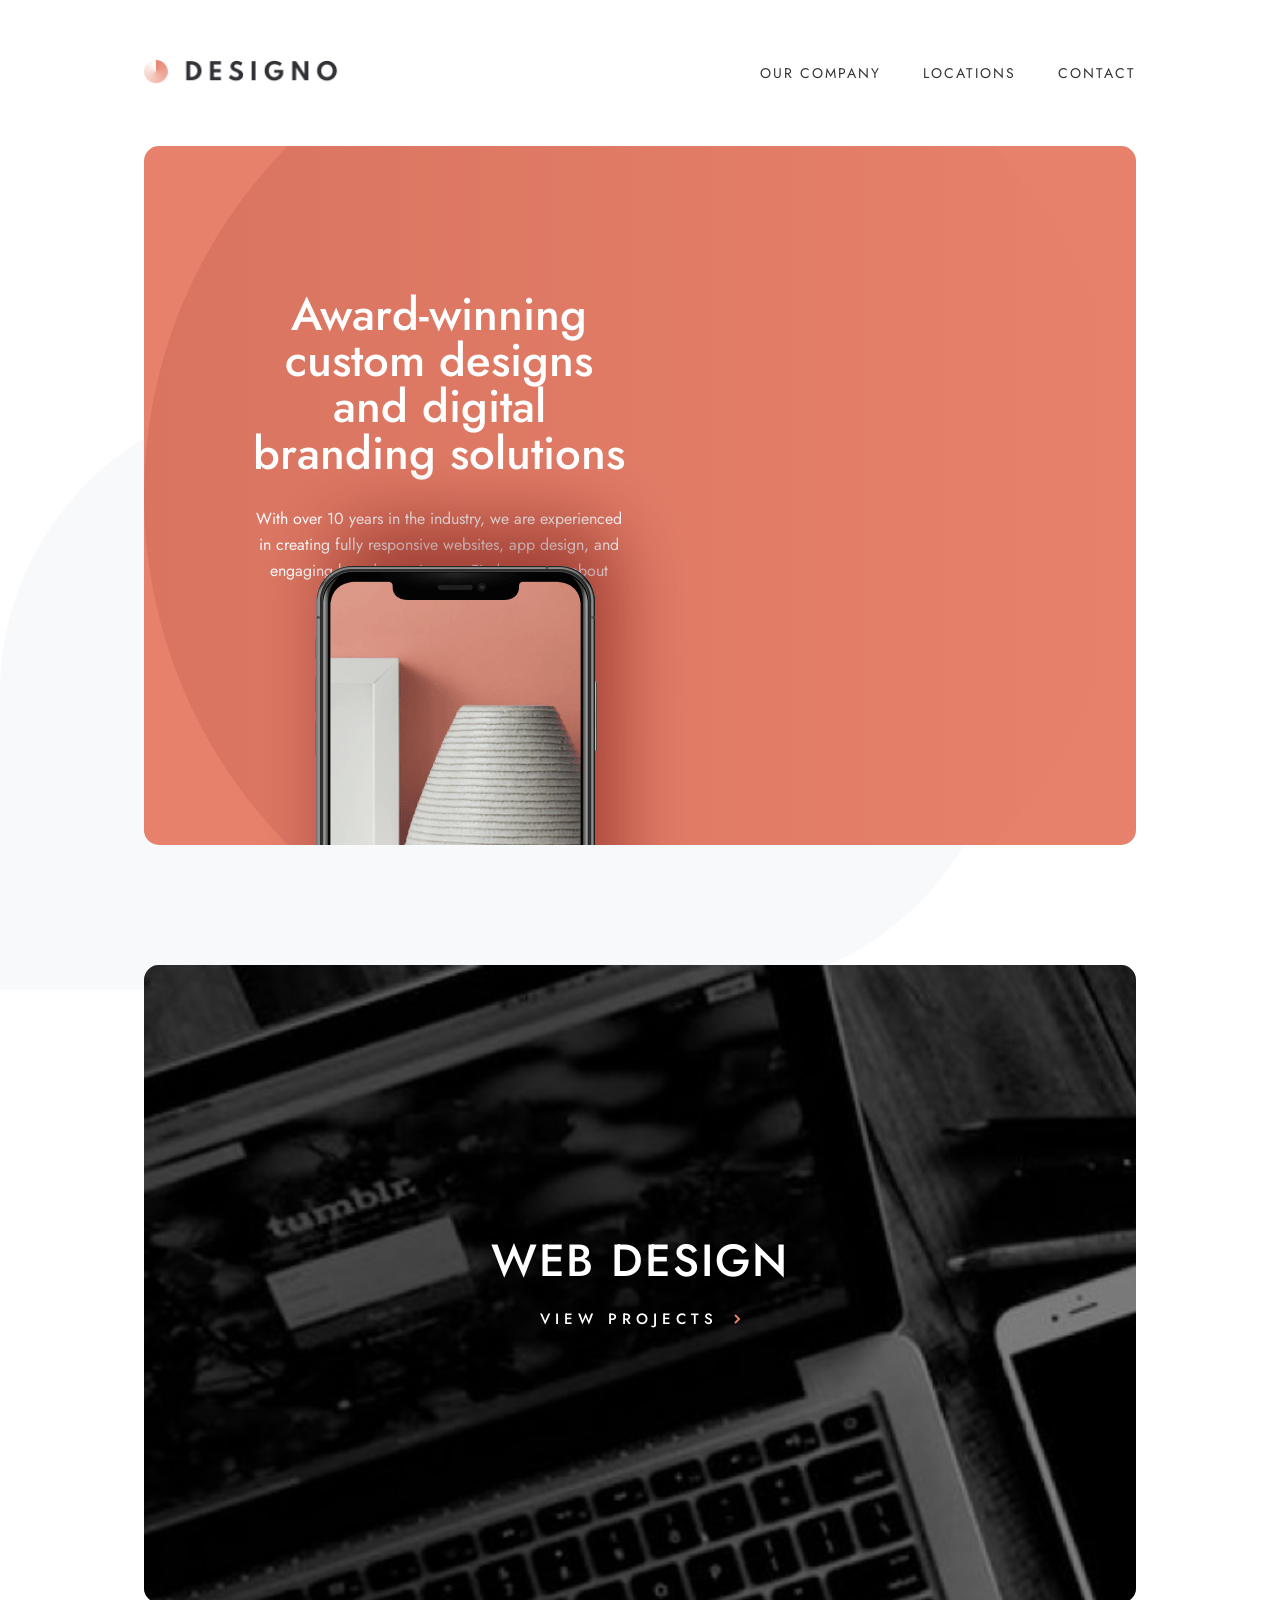
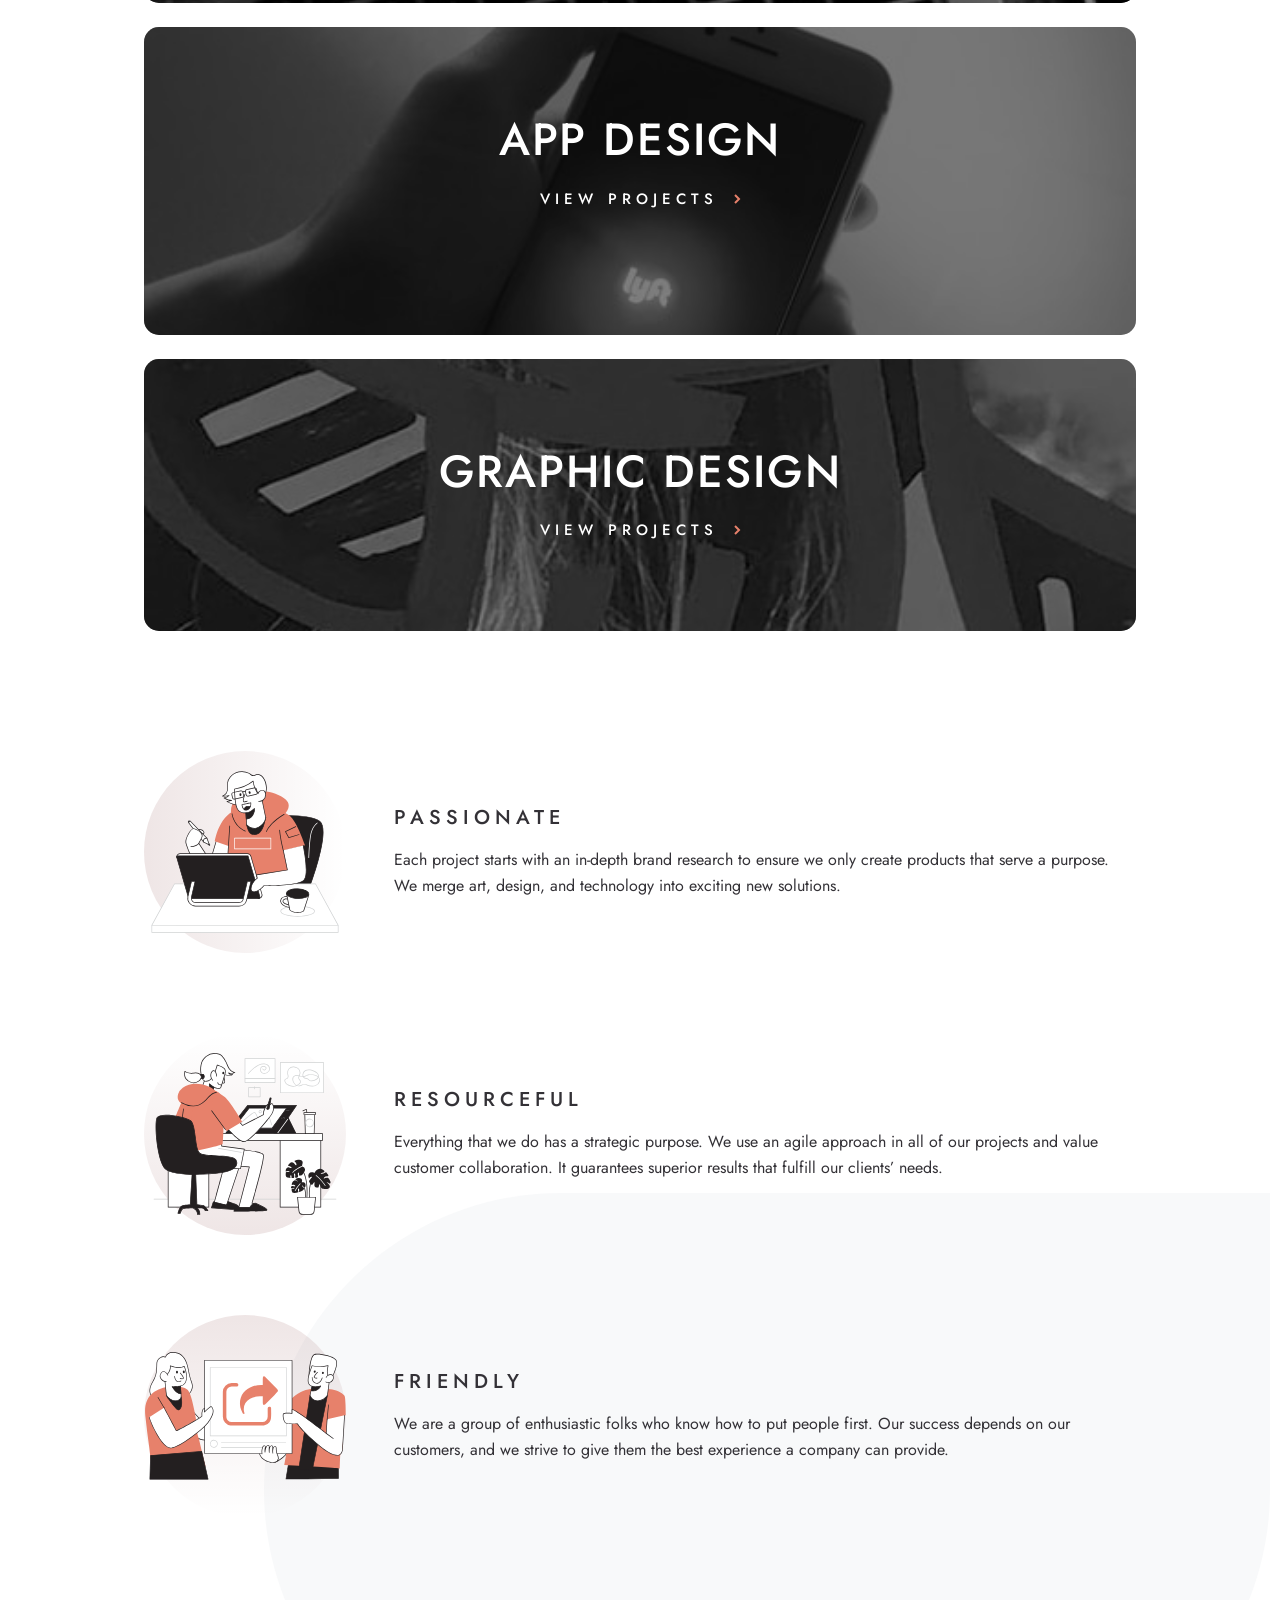
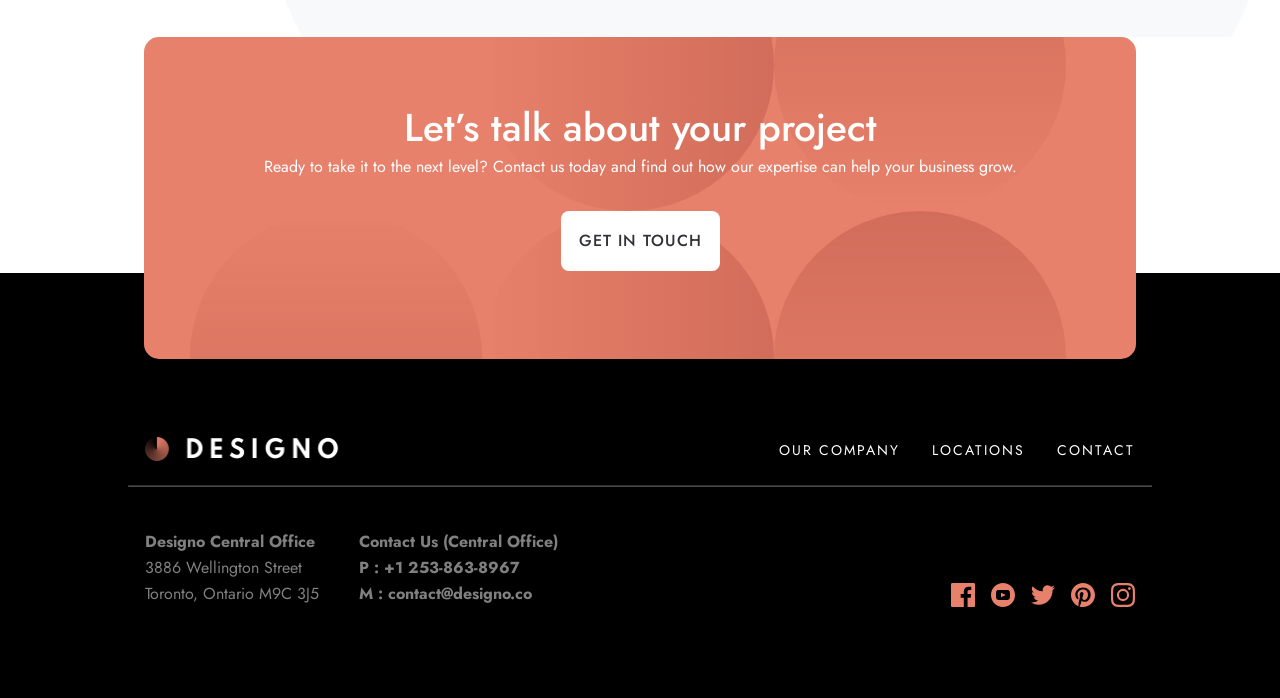
<file: index.html>
<!DOCTYPE html>
<html lang="en">

<head>
  <meta charset="UTF-8">
  <meta name="viewport" content="width=device-width, initial-scale=1.0">

  <link rel="icon" type="image/png" sizes="32x32"
    href="./assets/favicon-32x32.png">
  <link rel="stylesheet" href="./styles/css/styles.min.css">
  <link rel="stylesheet" href="./styles/css/reset.css">
  <link rel="preconnect" href="https://fonts.googleapis.com">
  <link rel="preconnect" href="https://fonts.gstatic.com" crossorigin>
  <link
    href="https://fonts.googleapis.com/css2?family=Jost:ital,wght@0,100..900;1,100..900&display=swap"
    rel="stylesheet">
  <script src="./javascript/menu.js" defer></script>
  <title>Designo Agency Website</title>
</head>

<body>
  <header>
    <a href="index.html"><img src="./assets/shared/desktop/logo-dark.png"
        alt="Deisgno logo"></a>
    <nav class="desktop-menu">
      <ul role="menu" class="menu">
        <a href="about.html">
          <li>Our Company</li>
        </a>
        <a href="locations.html">
          <li>Locations</li>
        </a>
        <a href="contact.html">
          <li>Contact</li>
        </a>
      </ul>
    </nav>

    <nav class="mobile-menu">
      <ul role="menu">
        <a href="about.html">
          <li>Our Company</li>
        </a>
        <a href="locations.html">
          <li>Locations</li>
        </a>
        <a href="contact.html">
          <li>Contact</li>
        </a>
      </ul>
    </nav>
    <button id="mobile-menu-button" class="mobile-menu-button"
      aria-label="Open Menu" aria-controls="mobile-menu">
      <svg class="open-menu-icon" width="24" height="20"
        xmlns="http://www.w3.org/2000/svg" aria-label="Open Menu" role="img">
        <g fill="#1D1C1E" fill-rule="evenodd">
          <path d="M0 0h24v4H0zM0 8h24v4H0zM0 16h24v4H0z" />
        </g>
      </svg>
      <svg class="close-menu-icon hidden" width="20" height="20"
        xmlns="http://www.w3.org/2000/svg" aria-label="Close Menu" role="img">
        <path
          d="M17.071.1L19.9 2.93l-7.071 7.07 7.071 7.072-2.828 2.828L10 12.828l-7.071 7.071L.1 17.071 7.17 10 .102 2.929 2.929.1l7.07 7.07 7.072-7.07z"
          fill="#1D1C1E" fill-rule="evenodd" />
      </svg>
    </button>
  </header>
  <main class="content-wrapper">
    <div class="overlay"></div>
    <div class="bg-pattern-container-left">
      <svg width="1006" height="594" xmlns="http://www.w3.org/2000/svg">
        <path
          d="M297 0h412c164.029 0 297 132.971 297 297S873.029 594 709 594H0V297C0 132.971 132.971 0 297 0z"
          fill="#F1F3F5" fill-rule="evenodd" opacity=".502" />
      </svg>
    </div>
    <div class="bg-pattern-container-right">
      <svg width="1006" height="594" xmlns="http://www.w3.org/2000/svg">
        <path
          d="M297 0h412c164.029 0 297 132.971 297 297S873.029 594 709 594H0V297C0 132.971 132.971 0 297 0z"
          fill="#F1F3F5" fill-rule="evenodd" opacity=".502" />
      </svg>
    </div>
    <section class="home_hero">
      <div class="hero-copy_container">
        <h1>Award-winning custom designs and digital branding solutions</h1>
        <p>With over 10 years in the industry, we are experienced in creating
          fully responsive websites, app design, and engaging brand experiences.
          Find out more about our services.
        </p>
        <a href="about.html">
          <button class="cta_btn">
            Learn more
          </button>
        </a>
      </div>
      <img class="frame_mockup" src="./assets/home/desktop/image-hero-phone.png"
        alt="An iphone mockup with the name Frame inside.">
    </section>

    <section class="work-grid-wrapper">

      <a href="web-design.html" class="web-design-item">
        <div class="work-container web-design">
          <div class="work-overlay"></div>
          <h2>Web Design</h2>
          <div class="work-copy">
            <p>View Projects</p>
            <svg width="7" height="10" xmlns="http://www.w3.org/2000/svg">
              <path d="M1 1l4 4-4 4" stroke="#E7816B" stroke-width="2"
                fill="none" fill-rule="evenodd" />
            </svg>
          </div>
        </div>
      </a>

      <a href="app-design.html" class="app-design-item">
        <div class="work-container app-design">
          <div class="work-overlay"></div>
          <h2>App Design</h2>
          <div class="work-copy">
            <p>View Projects</p>
            <svg width="7" height="10" xmlns="http://www.w3.org/2000/svg">
              <path d="M1 1l4 4-4 4" stroke="#E7816B" stroke-width="2"
                fill="none" fill-rule="evenodd" />
            </svg>
          </div>
        </div>
      </a>

      <a href="graphic-design.html" class="graphic-design-item">
        <div class="work-container graphic-design">
          <div class="work-overlay"></div>
          <h2>Graphic Design</h2>
          <div class="work-copy">
            <p>View Projects</p>
            <svg width="7" height="10" xmlns="http://www.w3.org/2000/svg">
              <path d="M1 1l4 4-4 4" stroke="#E7816B" stroke-width="2"
                fill="none" fill-rule="evenodd" />
            </svg>
          </div>
        </div>
      </a>

    </section>
    <section class="traits-wrapper">

      <div class="trait-container">
        <div class="bg-circle-container">
          <img src="./assets/home/desktop/illustration-passionate.svg"
            alt="Cartoon image of a smiling man.">
        </div>
        <div class="trait-copy">
          <h3>Passionate</h3>
          <p>Each project starts with an in-depth brand research to ensure we
            only create products that serve a purpose. We merge art, design, and
            technology into exciting new solutions.
          </p>
        </div>
      </div>

      <div class="trait-container">
        <div class="bg-circle-container">
          <img src="./assets/home/desktop/illustration-resourceful.svg"
            alt="Cartoon image of a woman working on a tablet.">
        </div>
        <div class="trait-copy">
          <h3>Resourceful</h3>
          <p>Everything that we do has a strategic purpose. We use an agile
            approach in all of our projects and value customer collaboration. It
            guarantees superior results that fulfill our clients’ needs.
          </p>
        </div>
      </div>

      <div class="trait-container">
        <div class="bg-circle-container">
          <img src="./assets/home/desktop/illustration-friendly.svg"
            alt="Cartoon image of a smiling man.">
        </div>
        <div class="trait-copy">
          <h3>Friendly</h3>
          <p>We are a group of enthusiastic folks who know how to put people
            first. Our success depends on our customers, and we strive to give
            them the best experience a company can provide.
          </p>
        </div>
      </div>

    </section>

  </main>

  <footer>
    <div class="footer-cta-wrapper">
      <h2>Let’s talk about your project</h2>
      <p>Ready to take it to the next level? Contact us today and find out how
        our expertise can help your business grow.</p>
      <a href="contact.html"><button class="footer-cta_btn">Get in
          touch</button></a>
    </div>
    <div class="footer-content-wrapper">
      <img src="./assets/shared/desktop/logo-light.png" alt="Designo Logo.">
      <nav>
        <ul>
          <a href="about.html">
            <li>Our company</li>
          </a>
          <a href="locations.html">
            <li>Locations</li>
          </a>
          <a href="contact.html">
            <li>Contact</li>
          </a>
        </ul>
      </nav>
      <hr>
      <address>
        <div>
          <span>Designo Central Office</span>
          <span class="address_normal">3886 Wellington Street</span>
          <span class="address_normal">Toronto, Ontario M9C 3J5</span>
        </div>

        <div>
          <span>Contact Us (Central Office)</span>
          <span>P : +1 253-863-8967</span>
          <span>M : contact@designo.co</span>
        </div>
      </address>
      <div class="social-links">
        <!-- FACEBOOK ICON -->
        <svg width="24" height="24" xmlns="http://www.w3.org/2000/svg">
          <path
            d="M22.675 0H1.325C.593 0 0 .593 0 1.325v21.351C0 23.407.593 24 1.325 24H12.82v-9.294H9.692v-3.622h3.128V8.413c0-3.1 1.893-4.788 4.659-4.788 1.325 0 2.463.099 2.795.143v3.24l-1.918.001c-1.504 0-1.795.715-1.795 1.763v2.313h3.587l-.467 3.622h-3.12V24h6.116c.73 0 1.323-.593 1.323-1.325V1.325C24 .593 23.407 0 22.675 0z"
            fill="#E7816B" fill-rule="nonzero" />
        </svg>
        <!-- YOUTUBE ICON -->
        <svg width="24" height="24" xmlns="http://www.w3.org/2000/svg">
          <path
            d="M12 0C5.373 0 0 5.373 0 12s5.373 12 12 12 12-5.373 12-12S18.627 0 12 0zm4.441 16.892c-2.102.144-6.784.144-8.883 0C5.282 16.736 5.017 15.622 5 12c.017-3.629.285-4.736 2.558-4.892 2.099-.144 6.782-.144 8.883 0C18.718 7.264 18.982 8.378 19 12c-.018 3.629-.285 4.736-2.559 4.892zM10 9.658l4.917 2.338L10 14.342V9.658z"
            fill="#E7816B" fill-rule="nonzero" />
        </svg>
        <!-- TWITTER ICON -->
        <svg width="24" height="20" xmlns="http://www.w3.org/2000/svg">
          <path
            d="M24 2.557a9.83 9.83 0 01-2.828.775A4.932 4.932 0 0023.337.608a9.864 9.864 0 01-3.127 1.195A4.916 4.916 0 0016.616.248c-3.179 0-5.515 2.966-4.797 6.045A13.978 13.978 0 011.671 1.149a4.93 4.93 0 001.523 6.574 4.903 4.903 0 01-2.229-.616c-.054 2.281 1.581 4.415 3.949 4.89a4.935 4.935 0 01-2.224.084 4.928 4.928 0 004.6 3.419A9.9 9.9 0 010 17.54a13.94 13.94 0 007.548 2.212c9.142 0 14.307-7.721 13.995-14.646A10.025 10.025 0 0024 2.557z"
            fill="#E7816B" fill-rule="nonzero" />
        </svg>
        <!-- PINTEREST ICON -->
        <svg width="24" height="24" xmlns="http://www.w3.org/2000/svg">
          <path
            d="M12 0C5.373 0 0 5.372 0 12c0 5.084 3.163 9.426 7.627 11.174-.105-.949-.2-2.405.042-3.441.218-.937 1.407-5.965 1.407-5.965s-.359-.719-.359-1.782c0-1.668.967-2.914 2.171-2.914 1.023 0 1.518.769 1.518 1.69 0 1.029-.655 2.568-.994 3.995-.283 1.194.599 2.169 1.777 2.169 2.133 0 3.772-2.249 3.772-5.495 0-2.873-2.064-4.882-5.012-4.882-3.414 0-5.418 2.561-5.418 5.207 0 1.031.397 2.138.893 2.738a.36.36 0 01.083.345l-.333 1.36c-.053.22-.174.267-.402.161-1.499-.698-2.436-2.889-2.436-4.649 0-3.785 2.75-7.262 7.929-7.262 4.163 0 7.398 2.967 7.398 6.931 0 4.136-2.607 7.464-6.227 7.464-1.216 0-2.359-.631-2.75-1.378l-.748 2.853c-.271 1.043-1.002 2.35-1.492 3.146C9.57 23.812 10.763 24 12 24c6.627 0 12-5.373 12-12 0-6.628-5.373-12-12-12z"
            fill="#E7816B" fill-rule="nonzero" />
        </svg>
        <!-- INSTAGRAM ICON -->
        <svg width="24" height="24" xmlns="http://www.w3.org/2000/svg">
          <path
            d="M12 2.163c3.204 0 3.584.012 4.85.07 3.252.148 4.771 1.691 4.919 4.919.058 1.265.069 1.645.069 4.849 0 3.205-.012 3.584-.069 4.849-.149 3.225-1.664 4.771-4.919 4.919-1.266.058-1.644.07-4.85.07-3.204 0-3.584-.012-4.849-.07-3.26-.149-4.771-1.699-4.919-4.92-.058-1.265-.07-1.644-.07-4.849 0-3.204.013-3.583.07-4.849.149-3.227 1.664-4.771 4.919-4.919 1.266-.057 1.645-.069 4.849-.069zM12 0C8.741 0 8.333.014 7.053.072 2.695.272.273 2.69.073 7.052.014 8.333 0 8.741 0 12c0 3.259.014 3.668.072 4.948.2 4.358 2.618 6.78 6.98 6.98C8.333 23.986 8.741 24 12 24c3.259 0 3.668-.014 4.948-.072 4.354-.2 6.782-2.618 6.979-6.98.059-1.28.073-1.689.073-4.948 0-3.259-.014-3.667-.072-4.947-.196-4.354-2.617-6.78-6.979-6.98C15.668.014 15.259 0 12 0zm0 5.838a6.162 6.162 0 100 12.324 6.162 6.162 0 000-12.324zM12 16a4 4 0 110-8 4 4 0 010 8zm6.406-11.845a1.44 1.44 0 100 2.881 1.44 1.44 0 000-2.881z"
            fill="#E7816B" fill-rule="nonzero" />
        </svg>
      </div>
    </div>
  </footer>
</body>

</html>
</file>
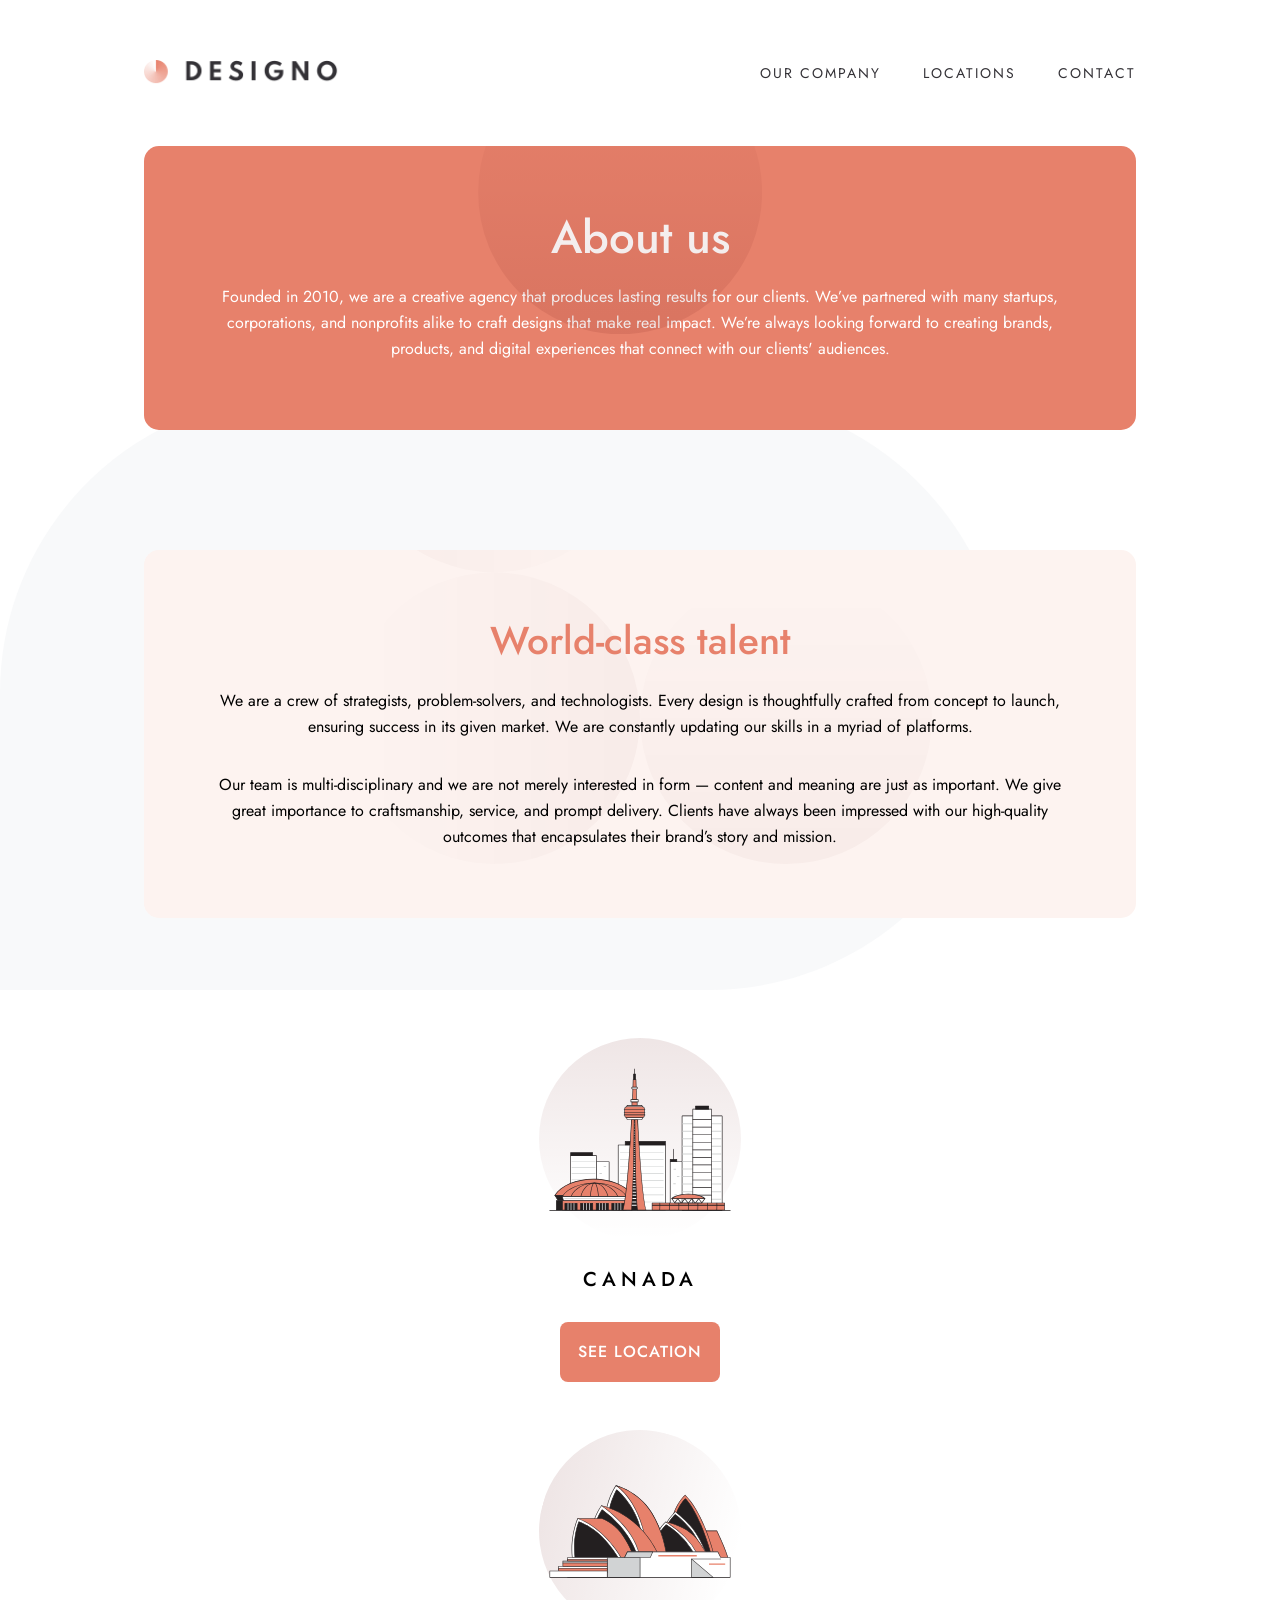
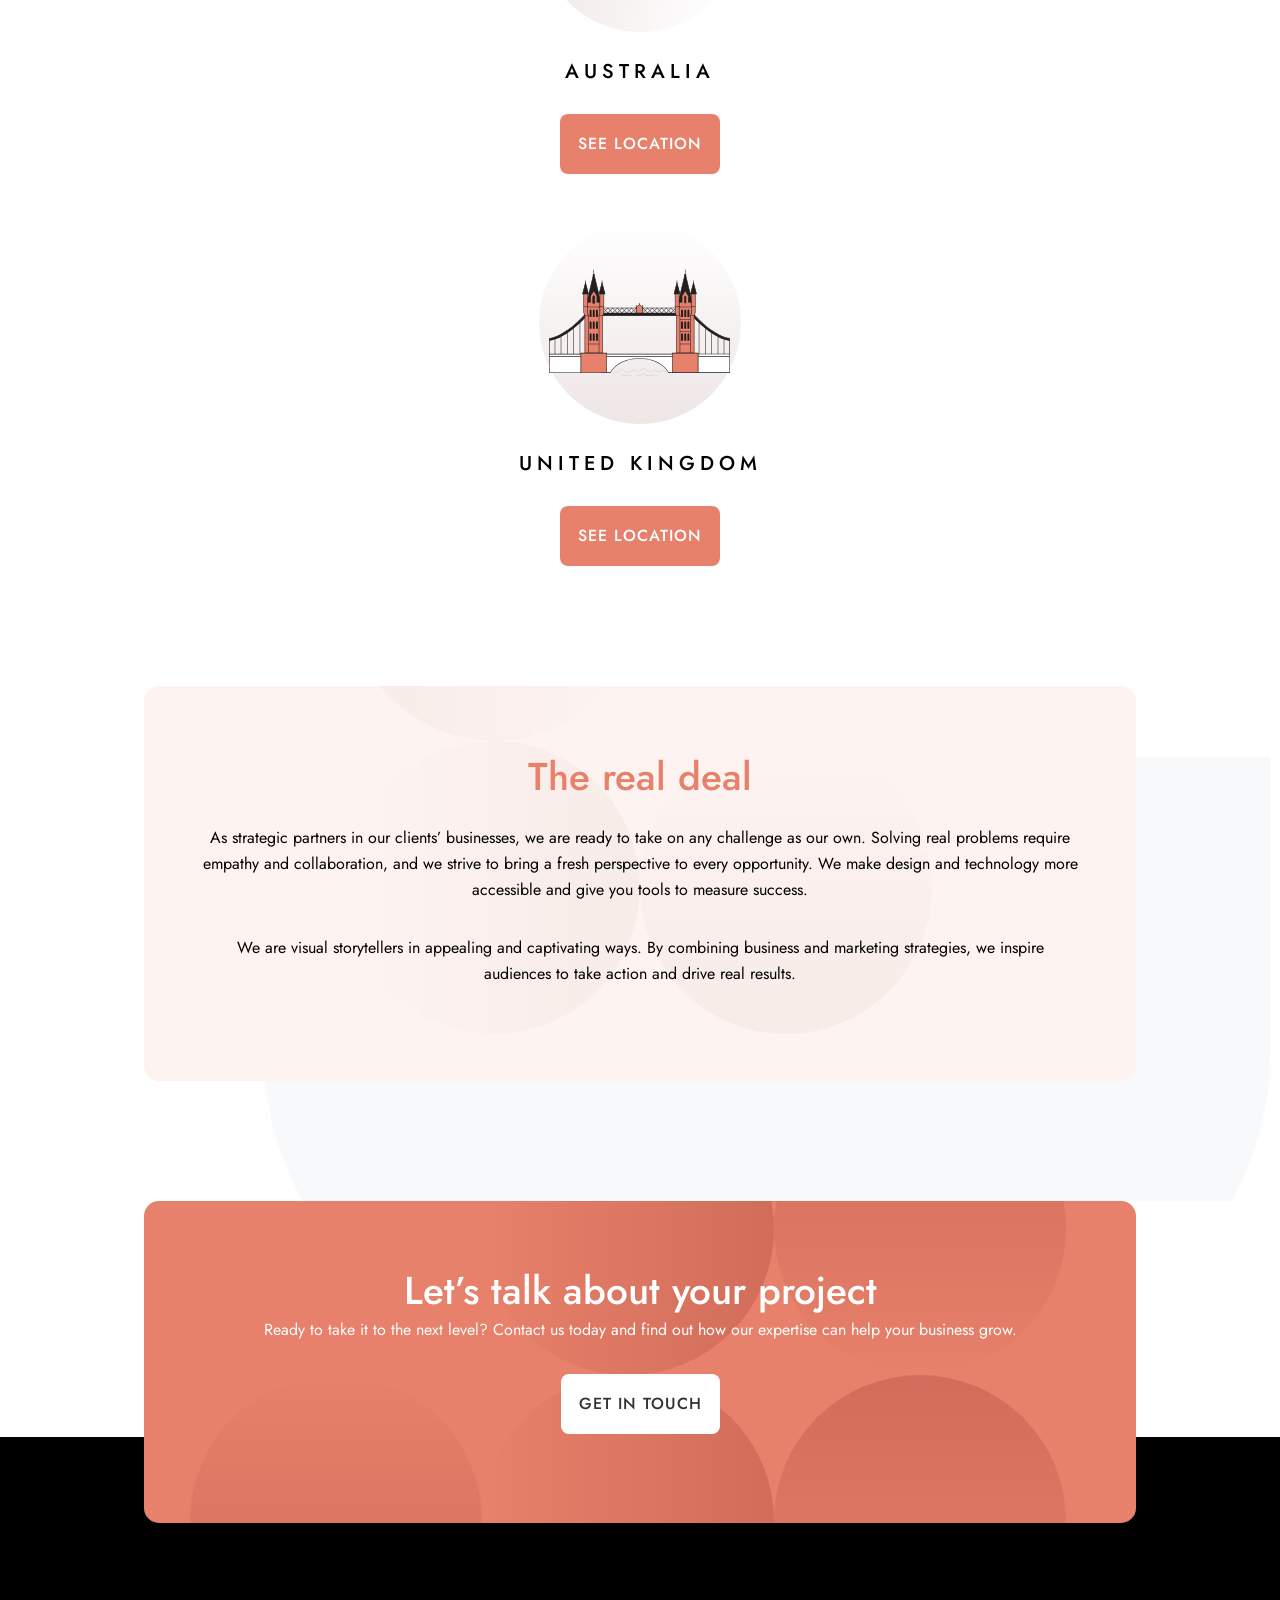
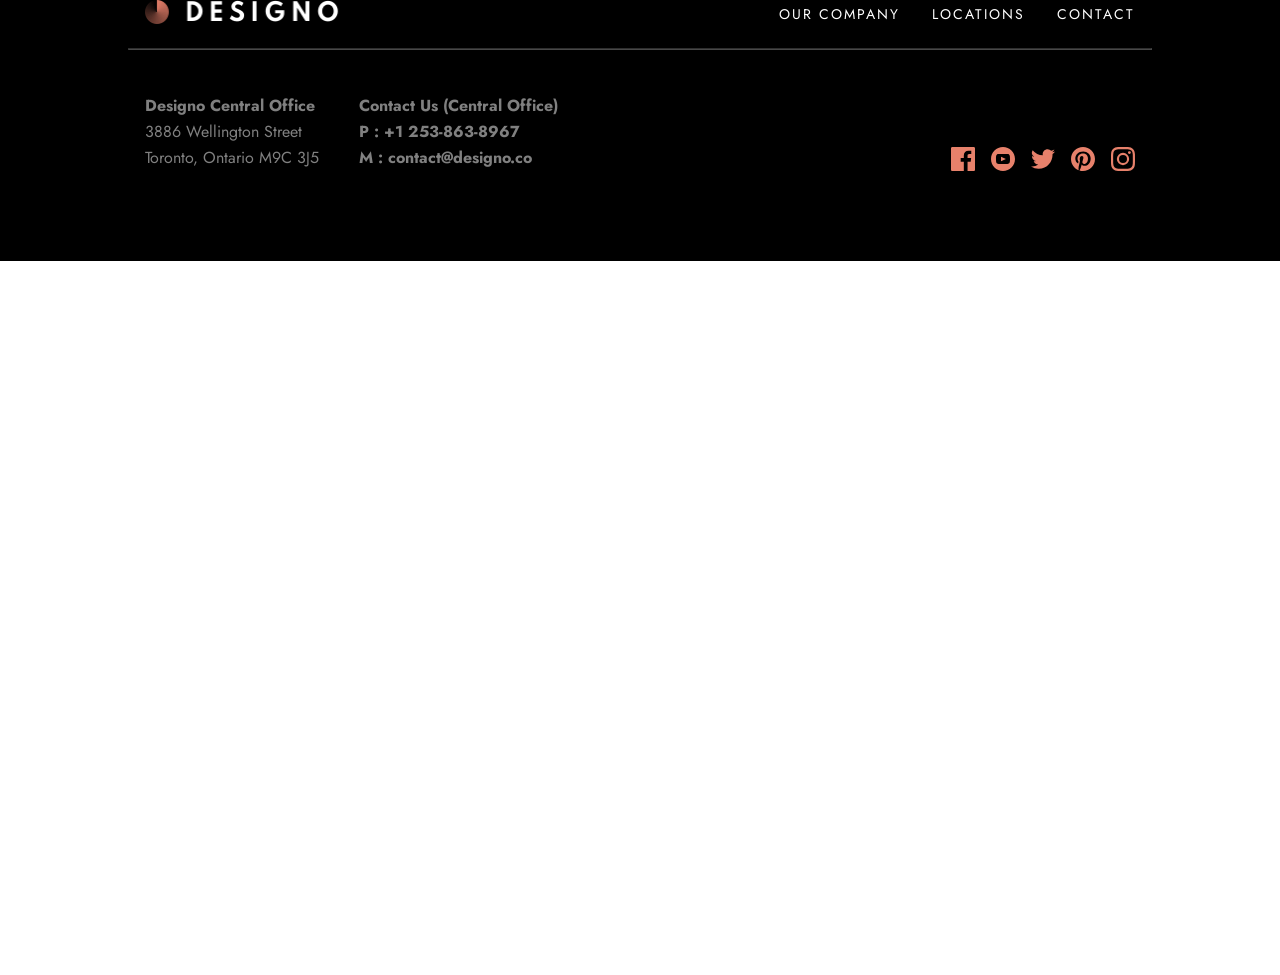
<file: about.html>
<!DOCTYPE html>
<html lang="en">

<head>
  <meta charset="UTF-8">
  <meta name="viewport" content="width=device-width, initial-scale=1.0">

  <link rel="icon" type="image/png" sizes="32x32"
    href="./assets/favicon-32x32.png">
  <link rel="stylesheet" href="./styles/css/styles.min.css">
  <link rel="stylesheet" href="./styles/css/reset.css">
  <link rel="preconnect" href="https://fonts.googleapis.com">
  <link rel="preconnect" href="https://fonts.gstatic.com" crossorigin>
  <link
    href="https://fonts.googleapis.com/css2?family=Jost:ital,wght@0,100..900;1,100..900&display=swap"
    rel="stylesheet">
  <script src="./javascript/menu.js" defer></script>
  <title>Designo Agency Website</title>
</head>

<body>
  <header>
    <a href="index.html"><img src="./assets/shared/desktop/logo-dark.png"
        alt="Deisgno logo"></a>
    <nav class="desktop-menu">
      <ul role="menu" class="menu">
        <a href="about.html">
          <li>Our Company</li>
        </a>
        <a href="locations.html">
          <li>Locations</li>
        </a>
        <a href="contact.html">
          <li>Contact</li>
        </a>
      </ul>
    </nav>

    <nav class="mobile-menu">
      <ul role="menu">
        <a href="about.html">
          <li>Our Company</li>
        </a>
        <a href="locations.html">
          <li>Locations</li>
        </a>
        <a href="contact.html">
          <li>Contact</li>
        </a>
      </ul>
    </nav>
    <button id="mobile-menu-button" class="mobile-menu-button"
      aria-label="Open Menu" aria-controls="mobile-menu">
      <svg class="open-menu-icon" width="24" height="20"
        xmlns="http://www.w3.org/2000/svg" aria-label="Open Menu" role="img">
        <g fill="#1D1C1E" fill-rule="evenodd">
          <path d="M0 0h24v4H0zM0 8h24v4H0zM0 16h24v4H0z" />
        </g>
      </svg>
      <svg class="close-menu-icon hidden" width="20" height="20"
        xmlns="http://www.w3.org/2000/svg" aria-label="Close Menu" role="img">
        <path
          d="M17.071.1L19.9 2.93l-7.071 7.07 7.071 7.072-2.828 2.828L10 12.828l-7.071 7.071L.1 17.071 7.17 10 .102 2.929 2.929.1l7.07 7.07 7.072-7.07z"
          fill="#1D1C1E" fill-rule="evenodd" />
      </svg>
    </button>
  </header>
  <main class="content-wrapper">
    <div class="overlay"></div>
    <div class="bg-pattern-container-left">
      <svg width="1006" height="594" xmlns="http://www.w3.org/2000/svg">
        <path
          d="M297 0h412c164.029 0 297 132.971 297 297S873.029 594 709 594H0V297C0 132.971 132.971 0 297 0z"
          fill="#F1F3F5" fill-rule="evenodd" opacity=".502" />
      </svg>
    </div>
    <div class="bg-pattern-container-right">
      <svg width="1006" height="594" xmlns="http://www.w3.org/2000/svg">
        <path
          d="M297 0h412c164.029 0 297 132.971 297 297S873.029 594 709 594H0V297C0 132.971 132.971 0 297 0z"
          fill="#F1F3F5" fill-rule="evenodd" opacity=".502" />
      </svg>
    </div>
    <section class="about-hero">
      <picture>
        <source media="(min-width: 1280px)"
          srcset="./assets/about/desktop/image-about-hero.jpg">
        <source media="(min-width: 768px)"
          srcset="./assets/about/tablet/image-about-hero.jpg">
        <img src="./assets/about/mobile/image-about-hero.jpg"
          alt="Our team gathered around a table brainstorming the best way to help you.">
      </picture>
      <div class="about-hero-copy">
        <h1>About us</h1>
        <p>Founded in 2010, we are a creative agency that produces lasting
          results for our clients. We’ve partnered with many startups,
          corporations, and nonprofits alike to craft designs that make real
          impact. We’re always looking forward to creating brands, products, and
          digital experiences that connect with our clients' audiences.</p>
      </div>
    </section>

    <section class="world-class-talent-container">
      <picture>
        <source media="(min-width: 1280px)"
          srcset="./assets/about/desktop/image-world-class-talent.jpg">
        <source media="(min-width: 768px)"
          srcset="./assets/about/tablet/image-world-class-talent.jpg">
        <img src="./assets/about/mobile/image-world-class-talent.jpg"
          alt="A woman standing in front of a wall of pictures gathering inspiration.">
      </picture>
      <div class="talent-copy-container">
        <h2>World-class talent</h2>
        <p>We are a crew of strategists, problem-solvers, and technologists.
          Every design is thoughtfully crafted from concept to launch, ensuring
          success in its given market. We are constantly updating our skills in
          a myriad of platforms.</p>
        <p>Our team is multi-disciplinary and we are not merely interested in
          form — content and meaning are just as important. We give great
          importance to craftsmanship, service, and prompt delivery. Clients
          have always been impressed with our high-quality outcomes that
          encapsulates their brand’s story and mission.
        </p>
      </div>
    </section>

    <section class="locations-wrapper">
      <div class="location">
        <div class="bg-circle-container">
          <img src="./assets/shared/desktop/illustration-canada.svg"
            alt="An cartoon illustration of the Toronto skyline">
        </div>
        <div class="location-copy">
          <h3>Canada</h3>
          <a href="locations.html"><button class="location_btn">See
              location</button></a>
        </div>
      </div>

      <div class="location">
        <div class="bg-circle-container">
          <img src="./assets/shared/desktop/illustration-australia.svg"
            alt="An cartoon illustration of the Sydney Opera House">
        </div>
        <div class="location-copy">
          <h3>Australia</h3>
          <a href="locations.html"><button class="location_btn">See
              location</button></a>
        </div>
      </div>

      <div class="location">
        <div class="bg-circle-container">
          <img src="./assets/shared/desktop/illustration-united-kingdom.svg"
            alt="An cartoon illustration of London Bridge.">
        </div>
        <div class="location-copy">
          <h3>United Kingdom</h3>
          <a href="locations.html"><button class="location_btn">See
              location</button></a>
        </div>
      </div>
    </section>

    <section class="real-deal-container">
      <picture>
        <source media="(min-width: 1280px)"
          srcset="./assets/about/desktop/image-real-deal.jpg">
        <source media="(min-width: 768px)"
          srcset="./assets/about/tablet/image-real-deal.jpg">
        <img src="./assets/about/mobile/image-real-deal.jpg"
          alt="A pair of hands taping up pictures on a wall for inspiration.">
      </picture>
      <div class="real-deal-copy">
        <h2>The real deal</h2>
        <p>As strategic partners in our clients’ businesses, we are ready to
          take
          on any challenge as our own. Solving real problems require empathy and
          collaboration, and we strive to bring a fresh perspective to every
          opportunity. We make design and technology more accessible and give
          you
          tools to measure success.</p>
        <p>We are visual storytellers in appealing and captivating ways. By
          combining business and marketing strategies, we inspire audiences to
          take action and drive real results.
        </p>
      </div>
    </section>
  </main>

  <footer>
    <div class="footer-cta-wrapper">
      <h2>Let’s talk about your project</h2>
      <p>Ready to take it to the next level? Contact us today and find out how
        our expertise can help your business grow.</p>
      <a href="contact.html"><button class="footer-cta_btn">Get in
          touch</button></a>
    </div>
    <div class="footer-content-wrapper">
      <img src="./assets/shared/desktop/logo-light.png" alt="Designo Logo.">
      <nav>
        <ul>
          <a href="about.html">
            <li>Our company</li>
          </a>
          <a href="locations.html">
            <li>Locations</li>
          </a>
          <a href="contact.html">
            <li>Contact</li>
          </a>
        </ul>
      </nav>
      <hr>
      <address>
        <div>
          <span>Designo Central Office</span>
          <span class="address_normal">3886 Wellington Street</span>
          <span class="address_normal">Toronto, Ontario M9C 3J5</span>
        </div>

        <div>
          <span>Contact Us (Central Office)</span>
          <span>P : +1 253-863-8967</span>
          <span>M : contact@designo.co</span>
        </div>
      </address>
      <div class="social-links">
        <!-- FACEBOOK ICON -->
        <svg width="24" height="24" xmlns="http://www.w3.org/2000/svg">
          <path
            d="M22.675 0H1.325C.593 0 0 .593 0 1.325v21.351C0 23.407.593 24 1.325 24H12.82v-9.294H9.692v-3.622h3.128V8.413c0-3.1 1.893-4.788 4.659-4.788 1.325 0 2.463.099 2.795.143v3.24l-1.918.001c-1.504 0-1.795.715-1.795 1.763v2.313h3.587l-.467 3.622h-3.12V24h6.116c.73 0 1.323-.593 1.323-1.325V1.325C24 .593 23.407 0 22.675 0z"
            fill="#E7816B" fill-rule="nonzero" />
        </svg>
        <!-- YOUTUBE ICON -->
        <svg width="24" height="24" xmlns="http://www.w3.org/2000/svg">
          <path
            d="M12 0C5.373 0 0 5.373 0 12s5.373 12 12 12 12-5.373 12-12S18.627 0 12 0zm4.441 16.892c-2.102.144-6.784.144-8.883 0C5.282 16.736 5.017 15.622 5 12c.017-3.629.285-4.736 2.558-4.892 2.099-.144 6.782-.144 8.883 0C18.718 7.264 18.982 8.378 19 12c-.018 3.629-.285 4.736-2.559 4.892zM10 9.658l4.917 2.338L10 14.342V9.658z"
            fill="#E7816B" fill-rule="nonzero" />
        </svg>
        <!-- TWITTER ICON -->
        <svg width="24" height="20" xmlns="http://www.w3.org/2000/svg">
          <path
            d="M24 2.557a9.83 9.83 0 01-2.828.775A4.932 4.932 0 0023.337.608a9.864 9.864 0 01-3.127 1.195A4.916 4.916 0 0016.616.248c-3.179 0-5.515 2.966-4.797 6.045A13.978 13.978 0 011.671 1.149a4.93 4.93 0 001.523 6.574 4.903 4.903 0 01-2.229-.616c-.054 2.281 1.581 4.415 3.949 4.89a4.935 4.935 0 01-2.224.084 4.928 4.928 0 004.6 3.419A9.9 9.9 0 010 17.54a13.94 13.94 0 007.548 2.212c9.142 0 14.307-7.721 13.995-14.646A10.025 10.025 0 0024 2.557z"
            fill="#E7816B" fill-rule="nonzero" />
        </svg>
        <!-- PINTEREST ICON -->
        <svg width="24" height="24" xmlns="http://www.w3.org/2000/svg">
          <path
            d="M12 0C5.373 0 0 5.372 0 12c0 5.084 3.163 9.426 7.627 11.174-.105-.949-.2-2.405.042-3.441.218-.937 1.407-5.965 1.407-5.965s-.359-.719-.359-1.782c0-1.668.967-2.914 2.171-2.914 1.023 0 1.518.769 1.518 1.69 0 1.029-.655 2.568-.994 3.995-.283 1.194.599 2.169 1.777 2.169 2.133 0 3.772-2.249 3.772-5.495 0-2.873-2.064-4.882-5.012-4.882-3.414 0-5.418 2.561-5.418 5.207 0 1.031.397 2.138.893 2.738a.36.36 0 01.083.345l-.333 1.36c-.053.22-.174.267-.402.161-1.499-.698-2.436-2.889-2.436-4.649 0-3.785 2.75-7.262 7.929-7.262 4.163 0 7.398 2.967 7.398 6.931 0 4.136-2.607 7.464-6.227 7.464-1.216 0-2.359-.631-2.75-1.378l-.748 2.853c-.271 1.043-1.002 2.35-1.492 3.146C9.57 23.812 10.763 24 12 24c6.627 0 12-5.373 12-12 0-6.628-5.373-12-12-12z"
            fill="#E7816B" fill-rule="nonzero" />
        </svg>
        <!-- INSTAGRAM ICON -->
        <svg width="24" height="24" xmlns="http://www.w3.org/2000/svg">
          <path
            d="M12 2.163c3.204 0 3.584.012 4.85.07 3.252.148 4.771 1.691 4.919 4.919.058 1.265.069 1.645.069 4.849 0 3.205-.012 3.584-.069 4.849-.149 3.225-1.664 4.771-4.919 4.919-1.266.058-1.644.07-4.85.07-3.204 0-3.584-.012-4.849-.07-3.26-.149-4.771-1.699-4.919-4.92-.058-1.265-.07-1.644-.07-4.849 0-3.204.013-3.583.07-4.849.149-3.227 1.664-4.771 4.919-4.919 1.266-.057 1.645-.069 4.849-.069zM12 0C8.741 0 8.333.014 7.053.072 2.695.272.273 2.69.073 7.052.014 8.333 0 8.741 0 12c0 3.259.014 3.668.072 4.948.2 4.358 2.618 6.78 6.98 6.98C8.333 23.986 8.741 24 12 24c3.259 0 3.668-.014 4.948-.072 4.354-.2 6.782-2.618 6.979-6.98.059-1.28.073-1.689.073-4.948 0-3.259-.014-3.667-.072-4.947-.196-4.354-2.617-6.78-6.979-6.98C15.668.014 15.259 0 12 0zm0 5.838a6.162 6.162 0 100 12.324 6.162 6.162 0 000-12.324zM12 16a4 4 0 110-8 4 4 0 010 8zm6.406-11.845a1.44 1.44 0 100 2.881 1.44 1.44 0 000-2.881z"
            fill="#E7816B" fill-rule="nonzero" />
        </svg>
      </div>
    </div>
  </footer>
</body>

</html>
</file>
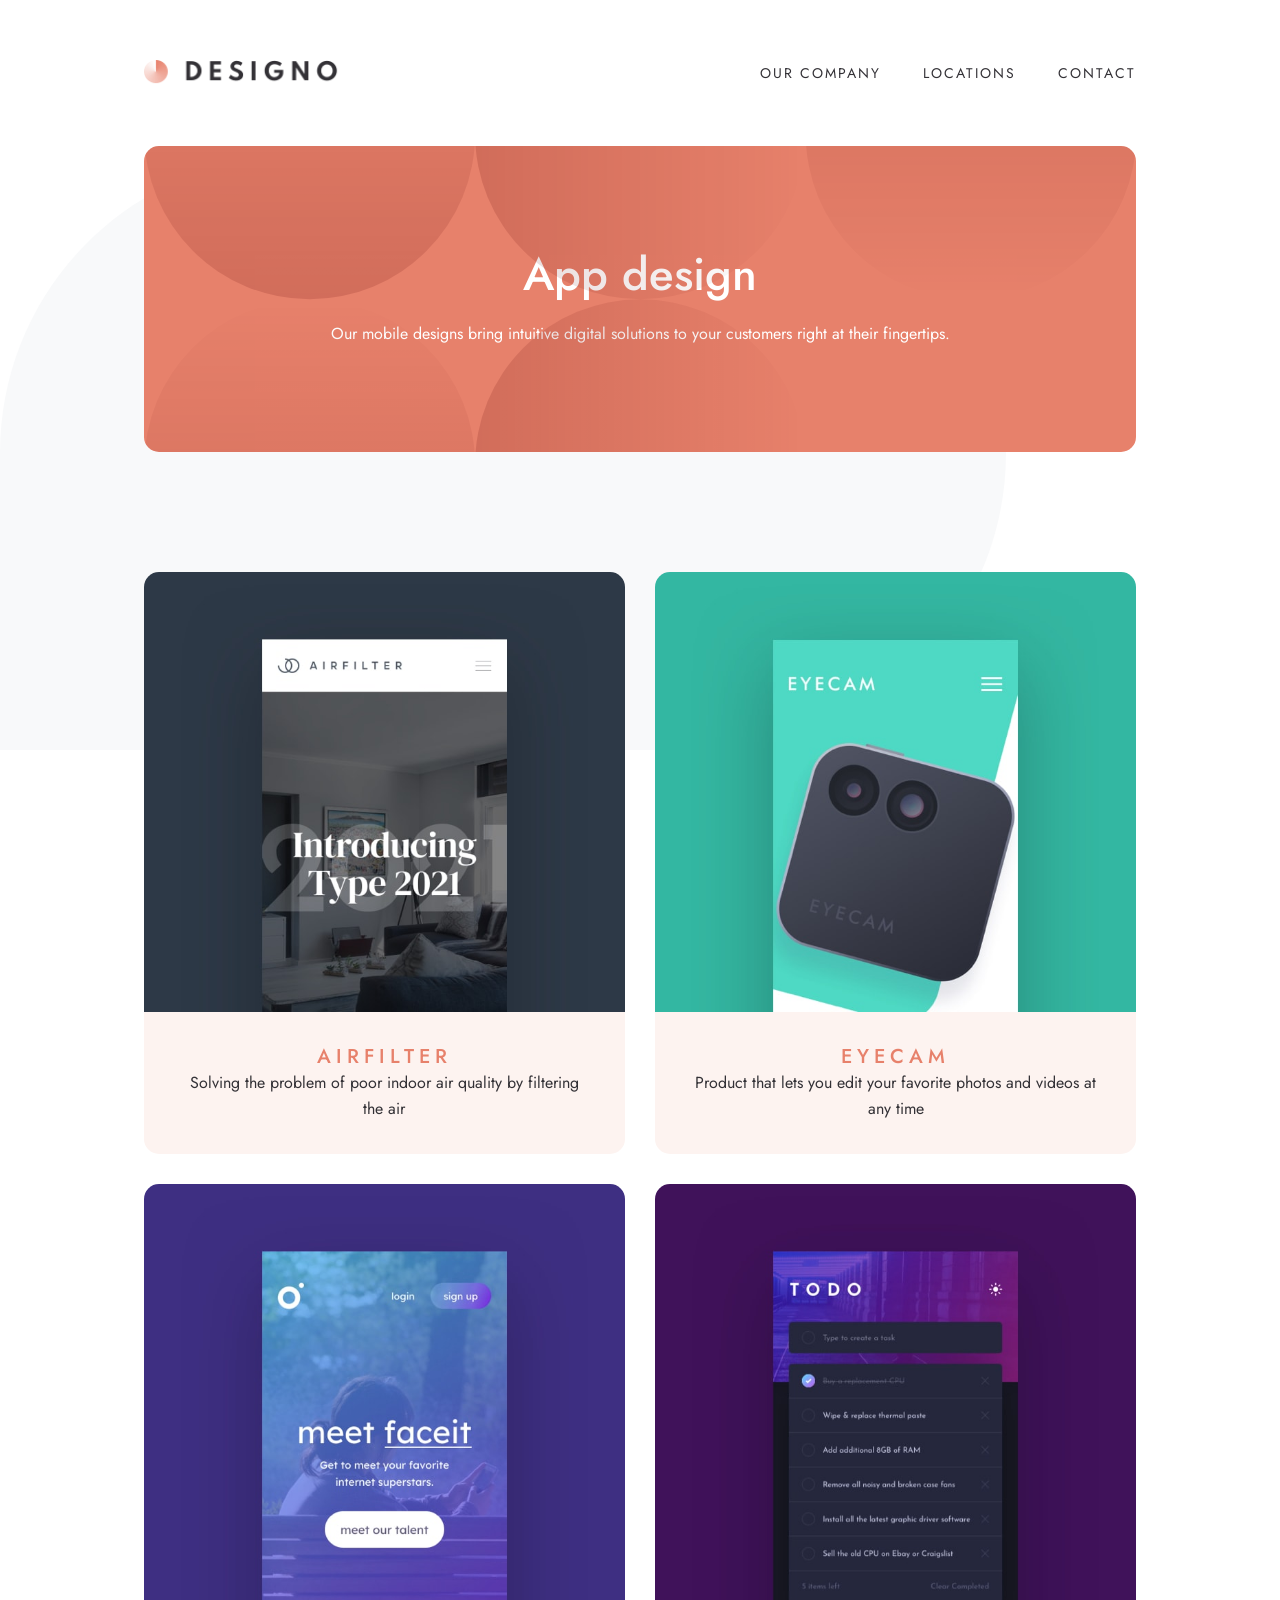
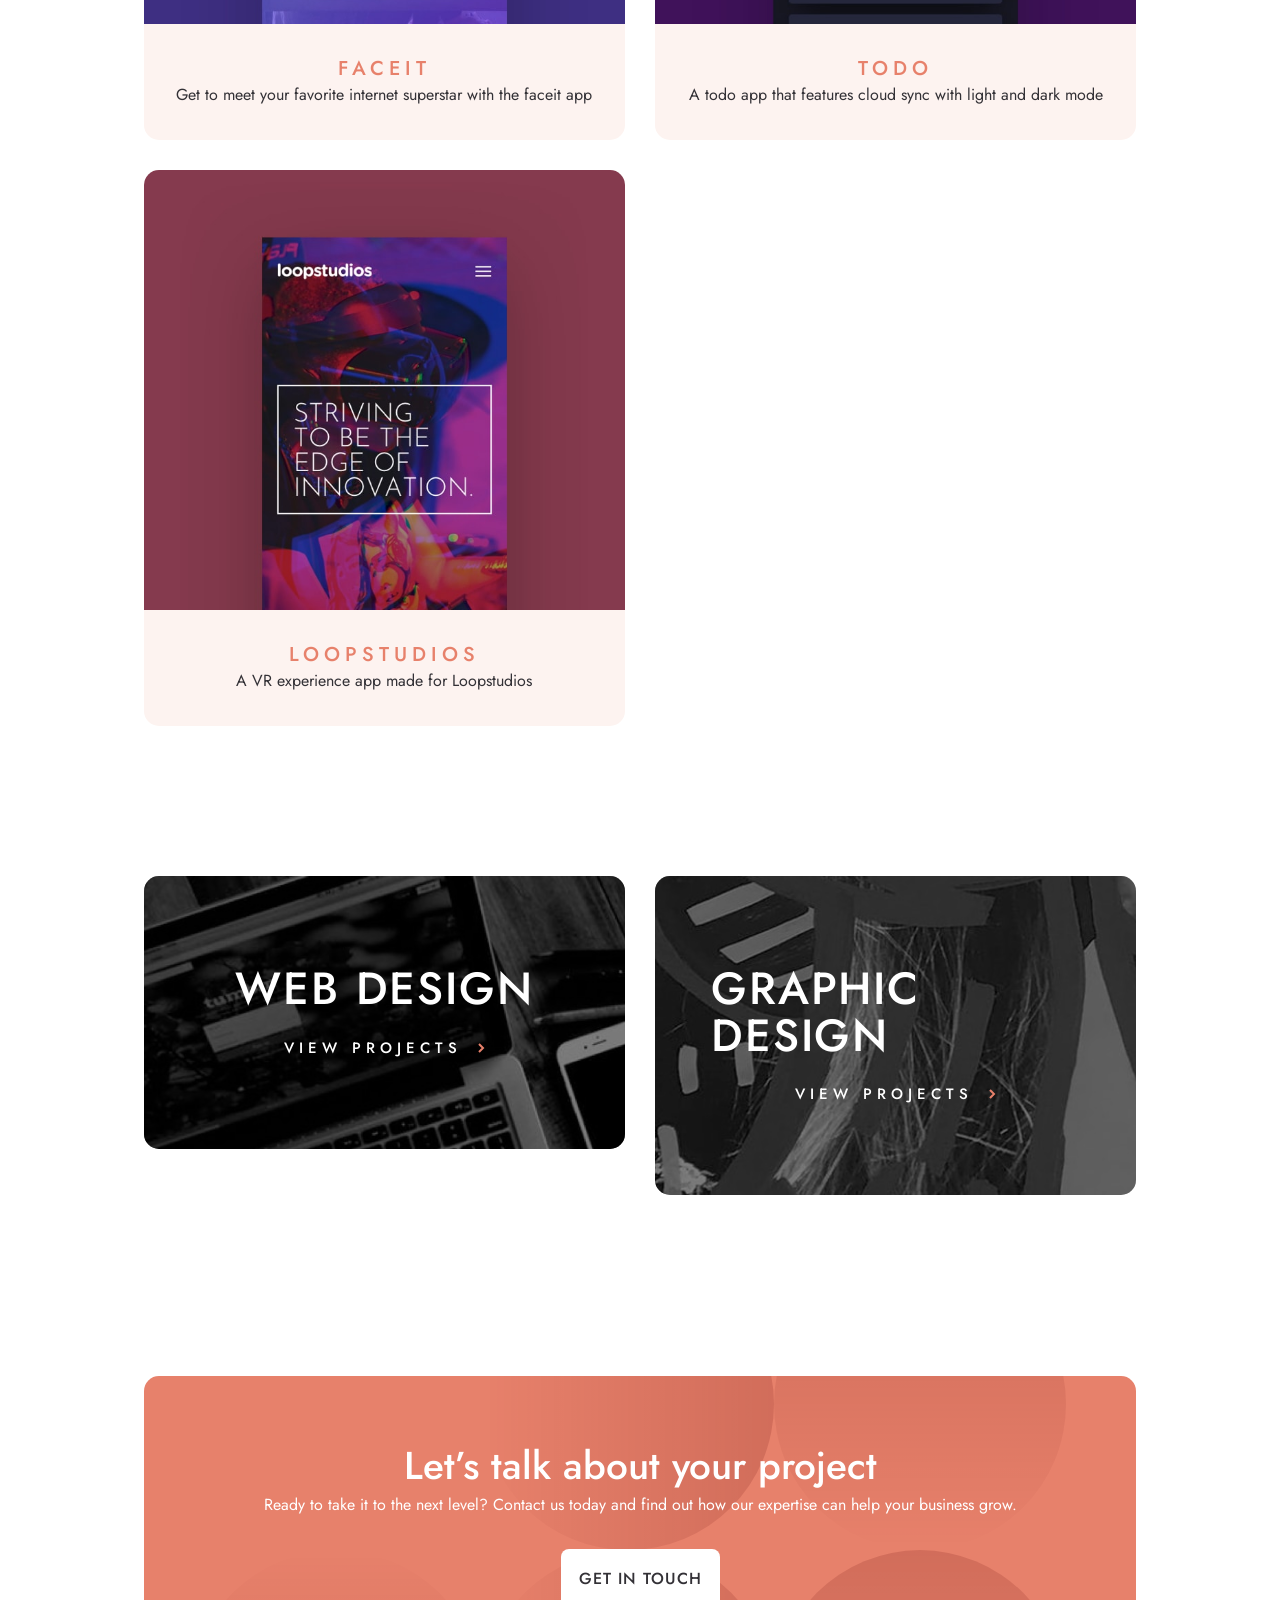
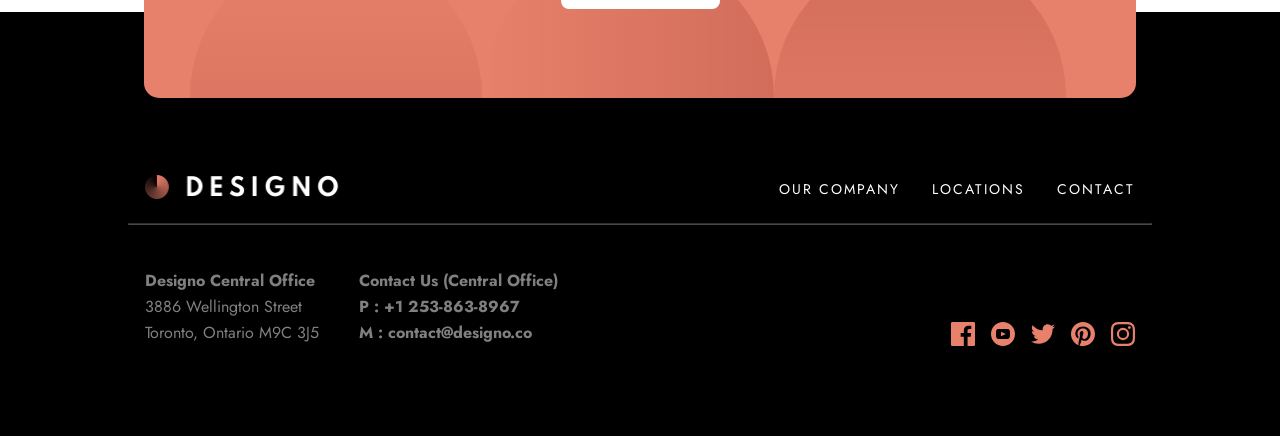
<file: app-design.html>
<!DOCTYPE html>
<html lang="en">

<head>
  <meta charset="UTF-8">
  <meta name="viewport" content="width=device-width, initial-scale=1.0">

  <link rel="icon" type="image/png" sizes="32x32"
    href="./assets/favicon-32x32.png">
  <link rel="stylesheet" href="./styles/css/styles.min.css">
  <link rel="stylesheet" href="./styles/css/reset.css">
  <link rel="preconnect" href="https://fonts.googleapis.com">
  <link rel="preconnect" href="https://fonts.gstatic.com" crossorigin>
  <link
    href="https://fonts.googleapis.com/css2?family=Jost:ital,wght@0,100..900;1,100..900&display=swap"
    rel="stylesheet">
  <script src="./javascript/menu.js" defer></script>
  <title>Designo Agency Website</title>
</head>

<body>
  <header>
    <a href="index.html"><img src="./assets/shared/desktop/logo-dark.png"
        alt="Deisgno logo"></a>
    <nav class="desktop-menu">
      <ul role="menu" class="menu">
        <a href="about.html">
          <li>Our Company</li>
        </a>
        <a href="locations.html">
          <li>Locations</li>
        </a>
        <a href="contact.html">
          <li>Contact</li>
        </a>
      </ul>
    </nav>

    <nav class="mobile-menu">
      <ul role="menu">
        <a href="about.html">
          <li>Our Company</li>
        </a>
        <a href="locations.html">
          <li>Locations</li>
        </a>
        <a href="contact.html">
          <li>Contact</li>
        </a>
      </ul>
    </nav>
    <button id="mobile-menu-button" class="mobile-menu-button"
      aria-label="Open Menu" aria-controls="mobile-menu">
      <svg class="open-menu-icon" width="24" height="20"
        xmlns="http://www.w3.org/2000/svg" aria-label="Open Menu" role="img">
        <g fill="#1D1C1E" fill-rule="evenodd">
          <path d="M0 0h24v4H0zM0 8h24v4H0zM0 16h24v4H0z" />
        </g>
      </svg>
      <svg class="close-menu-icon hidden" width="20" height="20"
        xmlns="http://www.w3.org/2000/svg" aria-label="Close Menu" role="img">
        <path
          d="M17.071.1L19.9 2.93l-7.071 7.07 7.071 7.072-2.828 2.828L10 12.828l-7.071 7.071L.1 17.071 7.17 10 .102 2.929 2.929.1l7.07 7.07 7.072-7.07z"
          fill="#1D1C1E" fill-rule="evenodd" />
      </svg>
    </button>
  </header>

  <main class="content-wrapper">
    <div class="overlay"></div>
    <div class="bg-pattern-container-large">
      <svg width="1006" height="594" xmlns="http://www.w3.org/2000/svg">
        <path
          d="M297 0h412c164.029 0 297 132.971 297 297S873.029 594 709 594H0V297C0 132.971 132.971 0 297 0z"
          fill="#F1F3F5" fill-rule="evenodd" opacity=".502" />
      </svg>
    </div>
    <section class="inner-page_hero">
      <h1>App design</h1>
      <p> Our mobile designs bring intuitive digital solutions to your customers
        right
        at their fingertips.</p>
    </section>

    <section class="work-examples_grid">
      <div class="work-example">
        <div class="example-img">
          <img src="./assets/app-design/desktop/image-airfilter.jpg" alt="">
        </div>
        <div class="example-copy-container">
          <div class="example-copy">
            <h3>Airfilter</h3>
            <p>Solving the problem of poor indoor air quality by filtering the
              air
            </p>
          </div>
        </div>
      </div>

      <div class="work-example">
        <div class="example-img">
          <img src="./assets/app-design/desktop/image-eyecam.jpg" alt="">
        </div>
        <div class="example-copy-container">
          <div class="example-copy">
            <h3>Eyecam</h3>
            <p>Product that lets you edit your favorite photos and videos at any
              time
            </p>
          </div>
        </div>
      </div>

      <div class="work-example">
        <div class="example-img">
          <img src="./assets/app-design/desktop/image-faceit.jpg" alt="">
        </div>
        <div class="example-copy-container">
          <div class="example-copy">
            <h3>Faceit</h3>
            <p>Get to meet your favorite internet superstar with the faceit app
            </p>
          </div>
        </div>
      </div>

      <div class="work-example">
        <div class="example-img">
          <img src="./assets/app-design/desktop/image-todo.jpg" alt="">
        </div>
        <div class="example-copy-container">
          <div class="example-copy">
            <h3>Todo</h3>
            <p>A todo app that features cloud sync with light and dark mode
            </p>
          </div>
        </div>
      </div>

      <div class="work-example">
        <div class="example-img">
          <img src="./assets/app-design/desktop/image-loopstudios.jpg" alt="">
        </div>
        <div class="example-copy-container">
          <div class="example-copy">
            <h3>Loopstudios</h3>
            <p>A VR experience app made for Loopstudios
            </p>
          </div>
        </div>
      </div>
    </section>

    <section class="inner-works_container">
      <a href="web-design.html" class="web-design-item">
        <div class="work-container web-design">
          <div class="work-overlay"></div>
          <h2>Web Design</h2>
          <div class="work-copy">
            <p>View Projects</p>
            <svg width="7" height="10" xmlns="http://www.w3.org/2000/svg">
              <path d="M1 1l4 4-4 4" stroke="#E7816B" stroke-width="2"
                fill="none" fill-rule="evenodd" />
            </svg>
          </div>
        </div>
      </a>

      <a href="graphic-design.html" class="graphic-design-item">
        <div class="work-container graphic-design">
          <div class="work-overlay"></div>
          <h2>Graphic Design</h2>
          <div class="work-copy">
            <p>View Projects</p>
            <svg width="7" height="10" xmlns="http://www.w3.org/2000/svg">
              <path d="M1 1l4 4-4 4" stroke="#E7816B" stroke-width="2"
                fill="none" fill-rule="evenodd" />
            </svg>
          </div>
        </div>
      </a>

    </section>
  </main>

  <footer>
    <div class="footer-cta-wrapper">
      <h2>Let’s talk about your project</h2>
      <p>Ready to take it to the next level? Contact us today and find out how
        our expertise can help your business grow.</p>
      <a href="contact.html"><button class="footer-cta_btn">Get in
          touch</button></a>
    </div>
    <div class="footer-content-wrapper">
      <img src="./assets/shared/desktop/logo-light.png" alt="Designo Logo.">
      <nav>
        <ul>
          <a href="about.html">
            <li>Our company</li>
          </a>
          <a href="locations.html">
            <li>Locations</li>
          </a>
          <a href="contact.html">
            <li>Contact</li>
          </a>
        </ul>
      </nav>
      <hr>
      <address>
        <div>
          <span>Designo Central Office</span>
          <span class="address_normal">3886 Wellington Street</span>
          <span class="address_normal">Toronto, Ontario M9C 3J5</span>
        </div>

        <div>
          <span>Contact Us (Central Office)</span>
          <span>P : +1 253-863-8967</span>
          <span>M : contact@designo.co</span>
        </div>
      </address>
      <div class="social-links">
        <!-- FACEBOOK ICON -->
        <svg width="24" height="24" xmlns="http://www.w3.org/2000/svg">
          <path
            d="M22.675 0H1.325C.593 0 0 .593 0 1.325v21.351C0 23.407.593 24 1.325 24H12.82v-9.294H9.692v-3.622h3.128V8.413c0-3.1 1.893-4.788 4.659-4.788 1.325 0 2.463.099 2.795.143v3.24l-1.918.001c-1.504 0-1.795.715-1.795 1.763v2.313h3.587l-.467 3.622h-3.12V24h6.116c.73 0 1.323-.593 1.323-1.325V1.325C24 .593 23.407 0 22.675 0z"
            fill="#E7816B" fill-rule="nonzero" />
        </svg>
        <!-- YOUTUBE ICON -->
        <svg width="24" height="24" xmlns="http://www.w3.org/2000/svg">
          <path
            d="M12 0C5.373 0 0 5.373 0 12s5.373 12 12 12 12-5.373 12-12S18.627 0 12 0zm4.441 16.892c-2.102.144-6.784.144-8.883 0C5.282 16.736 5.017 15.622 5 12c.017-3.629.285-4.736 2.558-4.892 2.099-.144 6.782-.144 8.883 0C18.718 7.264 18.982 8.378 19 12c-.018 3.629-.285 4.736-2.559 4.892zM10 9.658l4.917 2.338L10 14.342V9.658z"
            fill="#E7816B" fill-rule="nonzero" />
        </svg>
        <!-- TWITTER ICON -->
        <svg width="24" height="20" xmlns="http://www.w3.org/2000/svg">
          <path
            d="M24 2.557a9.83 9.83 0 01-2.828.775A4.932 4.932 0 0023.337.608a9.864 9.864 0 01-3.127 1.195A4.916 4.916 0 0016.616.248c-3.179 0-5.515 2.966-4.797 6.045A13.978 13.978 0 011.671 1.149a4.93 4.93 0 001.523 6.574 4.903 4.903 0 01-2.229-.616c-.054 2.281 1.581 4.415 3.949 4.89a4.935 4.935 0 01-2.224.084 4.928 4.928 0 004.6 3.419A9.9 9.9 0 010 17.54a13.94 13.94 0 007.548 2.212c9.142 0 14.307-7.721 13.995-14.646A10.025 10.025 0 0024 2.557z"
            fill="#E7816B" fill-rule="nonzero" />
        </svg>
        <!-- PINTEREST ICON -->
        <svg width="24" height="24" xmlns="http://www.w3.org/2000/svg">
          <path
            d="M12 0C5.373 0 0 5.372 0 12c0 5.084 3.163 9.426 7.627 11.174-.105-.949-.2-2.405.042-3.441.218-.937 1.407-5.965 1.407-5.965s-.359-.719-.359-1.782c0-1.668.967-2.914 2.171-2.914 1.023 0 1.518.769 1.518 1.69 0 1.029-.655 2.568-.994 3.995-.283 1.194.599 2.169 1.777 2.169 2.133 0 3.772-2.249 3.772-5.495 0-2.873-2.064-4.882-5.012-4.882-3.414 0-5.418 2.561-5.418 5.207 0 1.031.397 2.138.893 2.738a.36.36 0 01.083.345l-.333 1.36c-.053.22-.174.267-.402.161-1.499-.698-2.436-2.889-2.436-4.649 0-3.785 2.75-7.262 7.929-7.262 4.163 0 7.398 2.967 7.398 6.931 0 4.136-2.607 7.464-6.227 7.464-1.216 0-2.359-.631-2.75-1.378l-.748 2.853c-.271 1.043-1.002 2.35-1.492 3.146C9.57 23.812 10.763 24 12 24c6.627 0 12-5.373 12-12 0-6.628-5.373-12-12-12z"
            fill="#E7816B" fill-rule="nonzero" />
        </svg>
        <!-- INSTAGRAM ICON -->
        <svg width="24" height="24" xmlns="http://www.w3.org/2000/svg">
          <path
            d="M12 2.163c3.204 0 3.584.012 4.85.07 3.252.148 4.771 1.691 4.919 4.919.058 1.265.069 1.645.069 4.849 0 3.205-.012 3.584-.069 4.849-.149 3.225-1.664 4.771-4.919 4.919-1.266.058-1.644.07-4.85.07-3.204 0-3.584-.012-4.849-.07-3.26-.149-4.771-1.699-4.919-4.92-.058-1.265-.07-1.644-.07-4.849 0-3.204.013-3.583.07-4.849.149-3.227 1.664-4.771 4.919-4.919 1.266-.057 1.645-.069 4.849-.069zM12 0C8.741 0 8.333.014 7.053.072 2.695.272.273 2.69.073 7.052.014 8.333 0 8.741 0 12c0 3.259.014 3.668.072 4.948.2 4.358 2.618 6.78 6.98 6.98C8.333 23.986 8.741 24 12 24c3.259 0 3.668-.014 4.948-.072 4.354-.2 6.782-2.618 6.979-6.98.059-1.28.073-1.689.073-4.948 0-3.259-.014-3.667-.072-4.947-.196-4.354-2.617-6.78-6.979-6.98C15.668.014 15.259 0 12 0zm0 5.838a6.162 6.162 0 100 12.324 6.162 6.162 0 000-12.324zM12 16a4 4 0 110-8 4 4 0 010 8zm6.406-11.845a1.44 1.44 0 100 2.881 1.44 1.44 0 000-2.881z"
            fill="#E7816B" fill-rule="nonzero" />
        </svg>
      </div>
    </div>
  </footer>
</body>

</html>
</file>
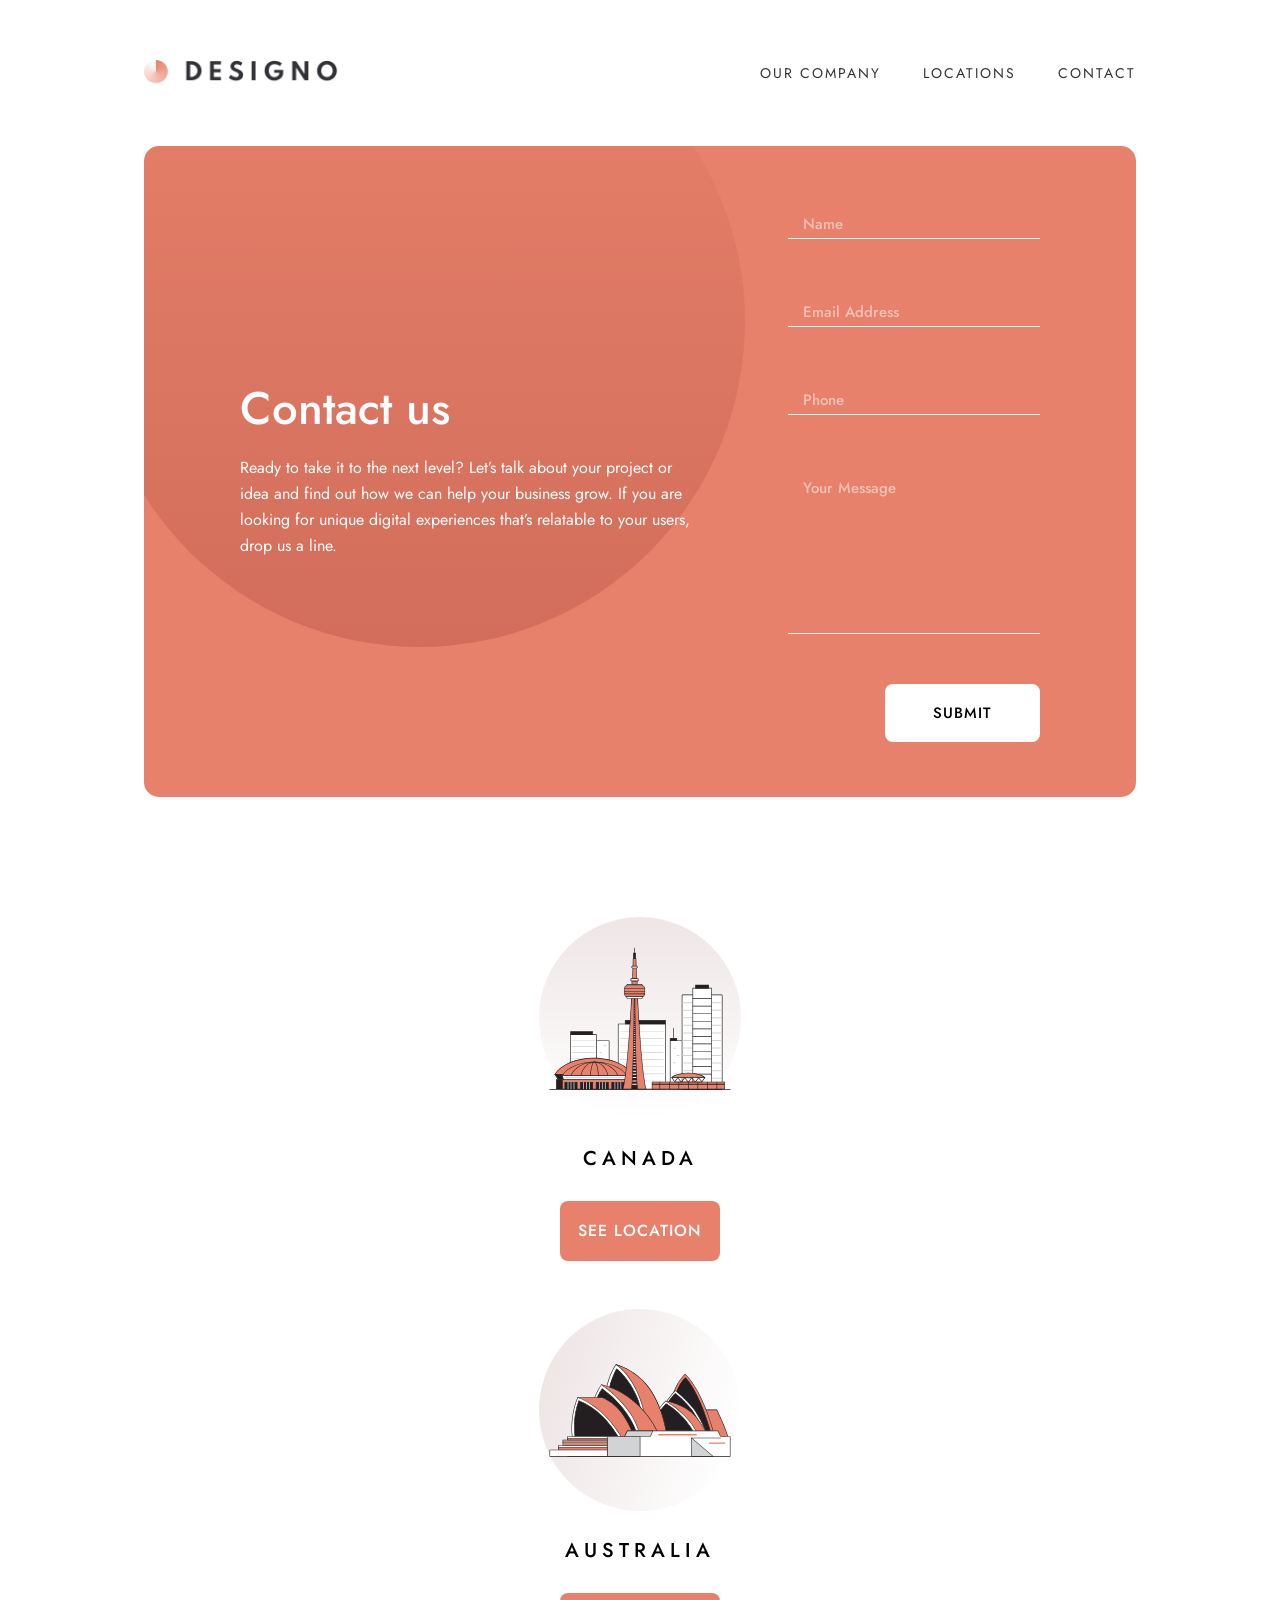
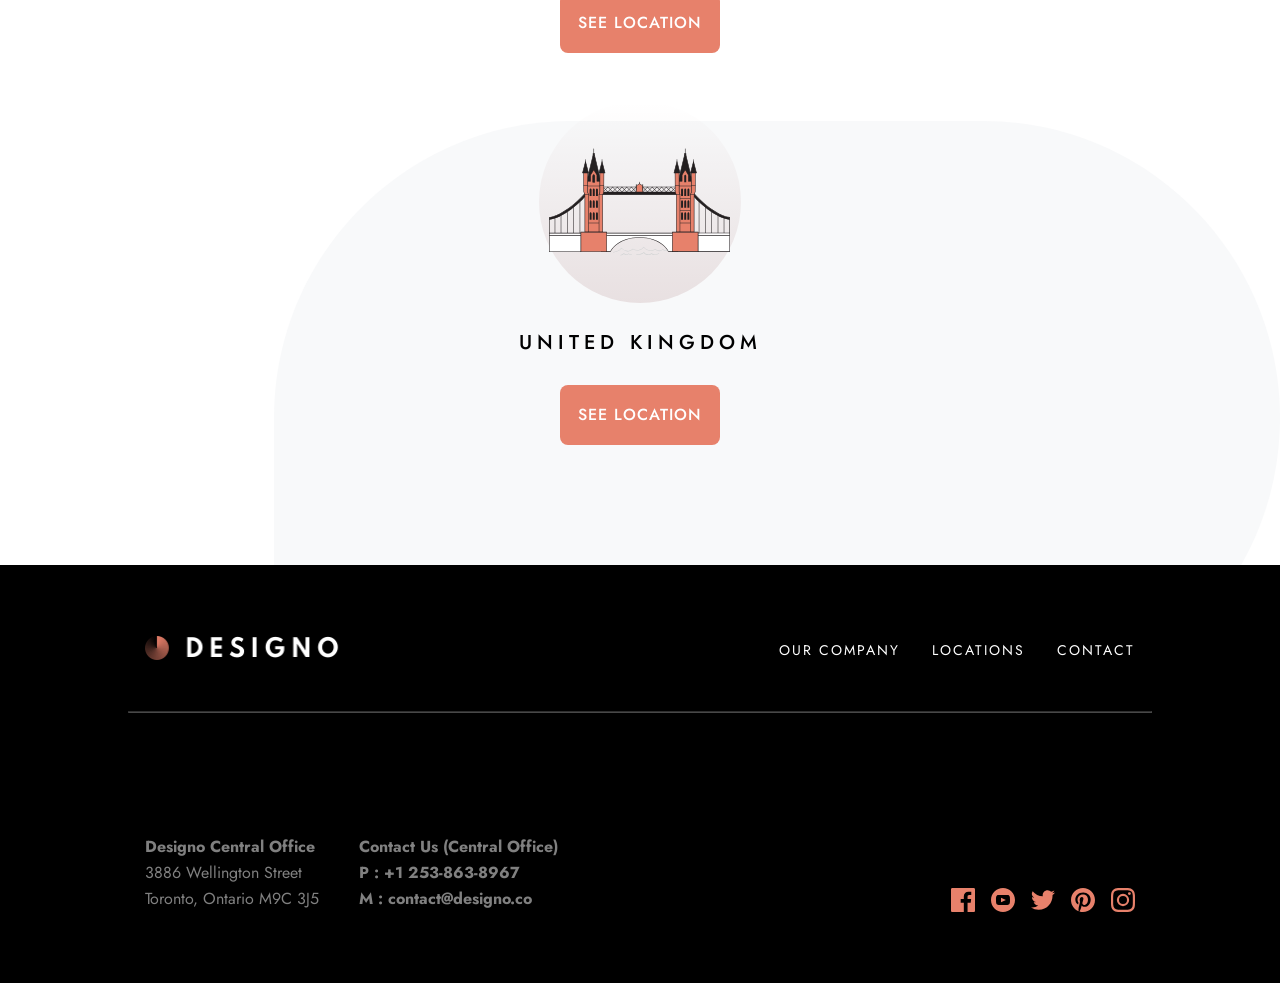
<file: contact.html>
<!DOCTYPE html>
<html lang="en">

<head>
  <meta charset="UTF-8">
  <meta name="viewport" content="width=device-width, initial-scale=1.0">

  <link rel="icon" type="image/png" sizes="32x32"
    href="./assets/favicon-32x32.png">
  <link rel="stylesheet" href="./styles/css/styles.min.css">
  <link rel="stylesheet" href="./styles/css/reset.css">
  <link rel="preconnect" href="https://fonts.googleapis.com">
  <link rel="preconnect" href="https://fonts.gstatic.com" crossorigin>
  <link
    href="https://fonts.googleapis.com/css2?family=Jost:ital,wght@0,100..900;1,100..900&display=swap"
    rel="stylesheet">
  <script src="./javascript/menu.js" defer></script>
  <script src="./javascript/form.js" defer></script>
  <title>Designo Agency Website</title>
</head>

<body>
  <header>
    <a href="index.html"><img src="./assets/shared/desktop/logo-dark.png"
        alt="Deisgno logo"></a>
    <nav class="desktop-menu">
      <ul role="menu" class="menu">
        <a href="about.html">
          <li>Our Company</li>
        </a>
        <a href="locations.html">
          <li>Locations</li>
        </a>
        <a href="contact.html">
          <li>Contact</li>
        </a>
      </ul>
    </nav>

    <nav class="mobile-menu">
      <ul role="menu">
        <a href="about.html">
          <li>Our Company</li>
        </a>
        <a href="locations.html">
          <li>Locations</li>
        </a>
        <a href="contact.html">
          <li>Contact</li>
        </a>
      </ul>
    </nav>
    <button id="mobile-menu-button" class="mobile-menu-button"
      aria-label="Open Menu" aria-controls="mobile-menu">
      <svg class="open-menu-icon" width="24" height="20"
        xmlns="http://www.w3.org/2000/svg" aria-label="Open Menu" role="img">
        <g fill="#1D1C1E" fill-rule="evenodd">
          <path d="M0 0h24v4H0zM0 8h24v4H0zM0 16h24v4H0z" />
        </g>
      </svg>
      <svg class="close-menu-icon hidden" width="20" height="20"
        xmlns="http://www.w3.org/2000/svg" aria-label="Close Menu" role="img">
        <path
          d="M17.071.1L19.9 2.93l-7.071 7.07 7.071 7.072-2.828 2.828L10 12.828l-7.071 7.071L.1 17.071 7.17 10 .102 2.929 2.929.1l7.07 7.07 7.072-7.07z"
          fill="#1D1C1E" fill-rule="evenodd" />
      </svg>
    </button>
  </header>
  <main class="content-wrapper">
    <div class="overlay"></div>
    <div class="bg-pattern-container-large-contact">
      <svg width="1006" height="594" xmlns="http://www.w3.org/2000/svg">
        <path
          d="M297 0h412c164.029 0 297 132.971 297 297S873.029 594 709 594H0V297C0 132.971 132.971 0 297 0z"
          fill="#F1F3F5" fill-rule="evenodd" opacity=".502" />
      </svg>
    </div>
    <section class="contact-form-wrapper">
      <div class="contact-form-copy">
        <h1>Contact us</h1>
        <p>Ready to take it to the next level? Let’s talk about your project or
          idea and find out how we can help your business grow. If you are
          looking for unique digital experiences that’s relatable to your users,
          drop us a line.
        </p>
      </div>
      <div class="contact-form-container">
        <form action="" method="get" class="form" novalidate>
          <div class="form-name container">
            <input type="text" name="name" id="name" placeholder="Name"
              required>
            <label for="name">Name</label>
            <div class="error-message"></div>
          </div>
          <div class="form-email container">

            <input type="email" name="email" id="email"
              data-error="Please use a valid email address"
              placeholder="Email Address" required>
            <label for="email">Email Address</label>
            <div class="error-message"></div>
          </div>
          <div class="form-phone container">

            <input type="tel" name="phone-number" id="phone-number"
              placeholder="Phone" required>
            <label for="phone-number">Phone</label>
            <div class="error-message"></div>
          </div>
          <div class="form-textarea container">

            <textarea name="text-area" id="text-area" rows="6"
              placeholder="Your Message" required></textarea>
            <label for="text-area">Your Message</label>
            <div class="error-message"></div>
          </div>
          <div class="form-submit">
            <button type="submit" class="submit-form_btn">Submit</button>
          </div>
        </form>
      </div>
    </section>

    <section class="locations-wrapper">
      <div class="location">
        <div class="bg-circle-container">
          <img src="./assets/shared/desktop/illustration-canada.svg"
            alt="An cartoon illustration of the Toronto skyline">
        </div>
        <div class="location-copy">
          <h3>Canada</h3>
          <a href="locations.html"><button class="location_btn">See
              location</button></a>
        </div>
      </div>

      <div class="location">
        <div class="bg-circle-container">
          <img src="./assets/shared/desktop/illustration-australia.svg"
            alt="An cartoon illustration of the Sydney Opera House">
        </div>
        <div class="location-copy">
          <h3>Australia</h3>
          <a href="locations.html"><button class="location_btn">See
              location</button></a>
        </div>
      </div>

      <div class="location">
        <div class="bg-circle-container">
          <img src="./assets/shared/desktop/illustration-united-kingdom.svg"
            alt="An cartoon illustration of London Bridge.">
        </div>
        <div class="location-copy">
          <h3>United Kingdom</h3>
          <a href="locations.html"><button class="location_btn">See
              location</button></a>
        </div>
      </div>
    </section>
  </main>

  <footer class="contact-footer-content-wrapper">
    <img src="./assets/shared/desktop/logo-light.png" alt="Designo Logo.">
    <nav>
      <ul>
        <a href="about.html">
          <li>Our company</li>
        </a>
        <a href="locations.html">
          <li>Locations</li>
        </a>
        <a href="contact.html">
          <li>Contact</li>
        </a>
      </ul>
    </nav>
    <hr>
    <address>
      <div>
        <span>Designo Central Office</span>
        <span class="address_normal">3886 Wellington Street</span>
        <span class="address_normal">Toronto, Ontario M9C 3J5</span>
      </div>

      <div>
        <span>Contact Us (Central Office)</span>
        <span>P : +1 253-863-8967</span>
        <span>M : contact@designo.co</span>
      </div>
    </address>
    <div class="social-links">
      <!-- FACEBOOK ICON -->
      <svg width="24" height="24" xmlns="http://www.w3.org/2000/svg">
        <path
          d="M22.675 0H1.325C.593 0 0 .593 0 1.325v21.351C0 23.407.593 24 1.325 24H12.82v-9.294H9.692v-3.622h3.128V8.413c0-3.1 1.893-4.788 4.659-4.788 1.325 0 2.463.099 2.795.143v3.24l-1.918.001c-1.504 0-1.795.715-1.795 1.763v2.313h3.587l-.467 3.622h-3.12V24h6.116c.73 0 1.323-.593 1.323-1.325V1.325C24 .593 23.407 0 22.675 0z"
          fill="#E7816B" fill-rule="nonzero" />
      </svg>
      <!-- YOUTUBE ICON -->
      <svg width="24" height="24" xmlns="http://www.w3.org/2000/svg">
        <path
          d="M12 0C5.373 0 0 5.373 0 12s5.373 12 12 12 12-5.373 12-12S18.627 0 12 0zm4.441 16.892c-2.102.144-6.784.144-8.883 0C5.282 16.736 5.017 15.622 5 12c.017-3.629.285-4.736 2.558-4.892 2.099-.144 6.782-.144 8.883 0C18.718 7.264 18.982 8.378 19 12c-.018 3.629-.285 4.736-2.559 4.892zM10 9.658l4.917 2.338L10 14.342V9.658z"
          fill="#E7816B" fill-rule="nonzero" />
      </svg>
      <!-- TWITTER ICON -->
      <svg width="24" height="20" xmlns="http://www.w3.org/2000/svg">
        <path
          d="M24 2.557a9.83 9.83 0 01-2.828.775A4.932 4.932 0 0023.337.608a9.864 9.864 0 01-3.127 1.195A4.916 4.916 0 0016.616.248c-3.179 0-5.515 2.966-4.797 6.045A13.978 13.978 0 011.671 1.149a4.93 4.93 0 001.523 6.574 4.903 4.903 0 01-2.229-.616c-.054 2.281 1.581 4.415 3.949 4.89a4.935 4.935 0 01-2.224.084 4.928 4.928 0 004.6 3.419A9.9 9.9 0 010 17.54a13.94 13.94 0 007.548 2.212c9.142 0 14.307-7.721 13.995-14.646A10.025 10.025 0 0024 2.557z"
          fill="#E7816B" fill-rule="nonzero" />
      </svg>
      <!-- PINTEREST ICON -->
      <svg width="24" height="24" xmlns="http://www.w3.org/2000/svg">
        <path
          d="M12 0C5.373 0 0 5.372 0 12c0 5.084 3.163 9.426 7.627 11.174-.105-.949-.2-2.405.042-3.441.218-.937 1.407-5.965 1.407-5.965s-.359-.719-.359-1.782c0-1.668.967-2.914 2.171-2.914 1.023 0 1.518.769 1.518 1.69 0 1.029-.655 2.568-.994 3.995-.283 1.194.599 2.169 1.777 2.169 2.133 0 3.772-2.249 3.772-5.495 0-2.873-2.064-4.882-5.012-4.882-3.414 0-5.418 2.561-5.418 5.207 0 1.031.397 2.138.893 2.738a.36.36 0 01.083.345l-.333 1.36c-.053.22-.174.267-.402.161-1.499-.698-2.436-2.889-2.436-4.649 0-3.785 2.75-7.262 7.929-7.262 4.163 0 7.398 2.967 7.398 6.931 0 4.136-2.607 7.464-6.227 7.464-1.216 0-2.359-.631-2.75-1.378l-.748 2.853c-.271 1.043-1.002 2.35-1.492 3.146C9.57 23.812 10.763 24 12 24c6.627 0 12-5.373 12-12 0-6.628-5.373-12-12-12z"
          fill="#E7816B" fill-rule="nonzero" />
      </svg>
      <!-- INSTAGRAM ICON -->
      <svg width="24" height="24" xmlns="http://www.w3.org/2000/svg">
        <path
          d="M12 2.163c3.204 0 3.584.012 4.85.07 3.252.148 4.771 1.691 4.919 4.919.058 1.265.069 1.645.069 4.849 0 3.205-.012 3.584-.069 4.849-.149 3.225-1.664 4.771-4.919 4.919-1.266.058-1.644.07-4.85.07-3.204 0-3.584-.012-4.849-.07-3.26-.149-4.771-1.699-4.919-4.92-.058-1.265-.07-1.644-.07-4.849 0-3.204.013-3.583.07-4.849.149-3.227 1.664-4.771 4.919-4.919 1.266-.057 1.645-.069 4.849-.069zM12 0C8.741 0 8.333.014 7.053.072 2.695.272.273 2.69.073 7.052.014 8.333 0 8.741 0 12c0 3.259.014 3.668.072 4.948.2 4.358 2.618 6.78 6.98 6.98C8.333 23.986 8.741 24 12 24c3.259 0 3.668-.014 4.948-.072 4.354-.2 6.782-2.618 6.979-6.98.059-1.28.073-1.689.073-4.948 0-3.259-.014-3.667-.072-4.947-.196-4.354-2.617-6.78-6.979-6.98C15.668.014 15.259 0 12 0zm0 5.838a6.162 6.162 0 100 12.324 6.162 6.162 0 000-12.324zM12 16a4 4 0 110-8 4 4 0 010 8zm6.406-11.845a1.44 1.44 0 100 2.881 1.44 1.44 0 000-2.881z"
          fill="#E7816B" fill-rule="nonzero" />
      </svg>
    </div>
  </footer>
</body>

</html>
</file>
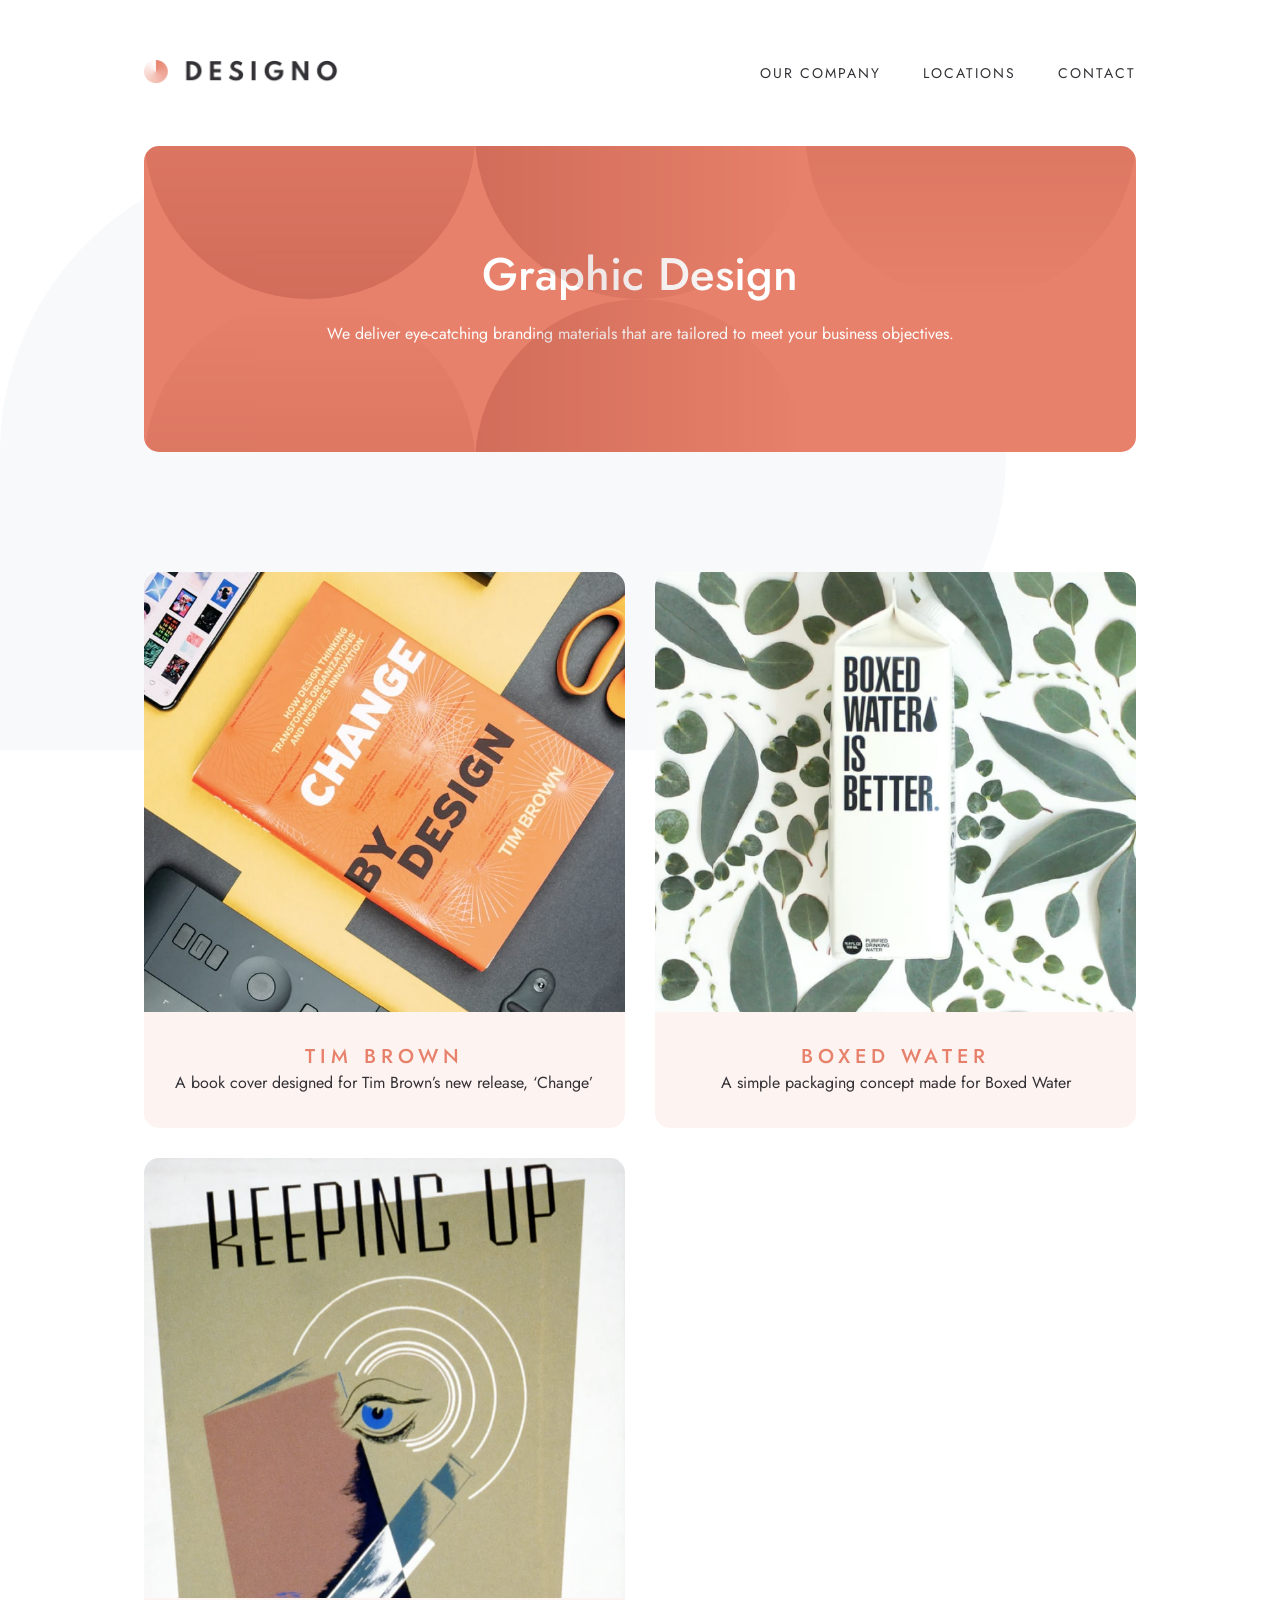
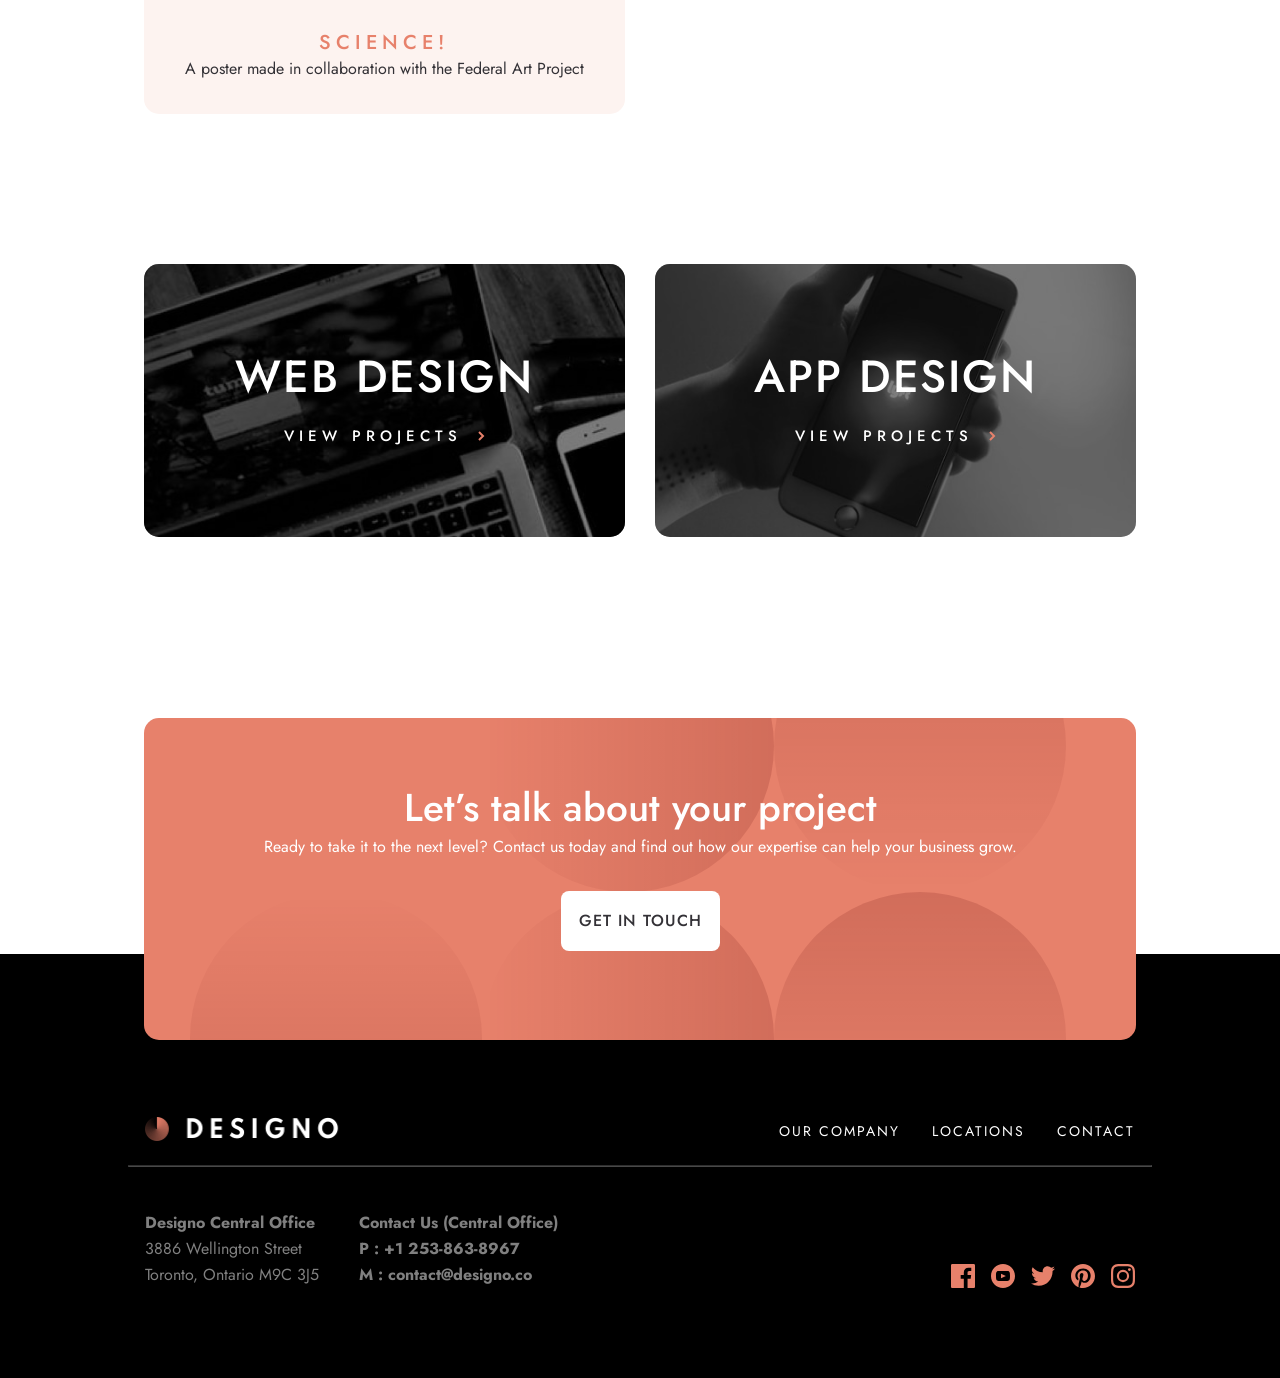
<file: graphic-design.html>
<!DOCTYPE html>
<html lang="en">

<head>
  <meta charset="UTF-8">
  <meta name="viewport" content="width=device-width, initial-scale=1.0">

  <link rel="icon" type="image/png" sizes="32x32"
    href="./assets/favicon-32x32.png">
  <link rel="stylesheet" href="./styles/css/styles.min.css">
  <link rel="stylesheet" href="./styles/css/reset.css">
  <link rel="preconnect" href="https://fonts.googleapis.com">
  <link rel="preconnect" href="https://fonts.gstatic.com" crossorigin>
  <link
    href="https://fonts.googleapis.com/css2?family=Jost:ital,wght@0,100..900;1,100..900&display=swap"
    rel="stylesheet">
  <script src="./javascript/menu.js" defer></script>
  <title>Designo Agency Website</title>
</head>

<body>
  <header>
    <a href="index.html"><img src="./assets/shared/desktop/logo-dark.png"
        alt="Deisgno logo"></a>
    <nav class="desktop-menu">
      <ul role="menu" class="menu">
        <a href="about.html">
          <li>Our Company</li>
        </a>
        <a href="locations.html">
          <li>Locations</li>
        </a>
        <a href="contact.html">
          <li>Contact</li>
        </a>
      </ul>
    </nav>

    <nav class="mobile-menu">
      <ul role="menu">
        <a href="about.html">
          <li>Our Company</li>
        </a>
        <a href="locations.html">
          <li>Locations</li>
        </a>
        <a href="contact.html">
          <li>Contact</li>
        </a>
      </ul>
    </nav>
    <button id="mobile-menu-button" class="mobile-menu-button"
      aria-label="Open Menu" aria-controls="mobile-menu">
      <svg class="open-menu-icon" width="24" height="20"
        xmlns="http://www.w3.org/2000/svg" aria-label="Open Menu" role="img">
        <g fill="#1D1C1E" fill-rule="evenodd">
          <path d="M0 0h24v4H0zM0 8h24v4H0zM0 16h24v4H0z" />
        </g>
      </svg>
      <svg class="close-menu-icon hidden" width="20" height="20"
        xmlns="http://www.w3.org/2000/svg" aria-label="Close Menu" role="img">
        <path
          d="M17.071.1L19.9 2.93l-7.071 7.07 7.071 7.072-2.828 2.828L10 12.828l-7.071 7.071L.1 17.071 7.17 10 .102 2.929 2.929.1l7.07 7.07 7.072-7.07z"
          fill="#1D1C1E" fill-rule="evenodd" />
      </svg>
    </button>
  </header>
  <main class="content-wrapper">
    <div class="overlay"></div>
    <div class="bg-pattern-container-large">
      <svg width="1006" height="594" xmlns="http://www.w3.org/2000/svg">
        <path
          d="M297 0h412c164.029 0 297 132.971 297 297S873.029 594 709 594H0V297C0 132.971 132.971 0 297 0z"
          fill="#F1F3F5" fill-rule="evenodd" opacity=".502" />
      </svg>
    </div>
    <section class="inner-page_hero">
      <h1>Graphic Design</h1>
      <p>We deliver eye-catching branding materials that are tailored to meet
        your business objectives.</p>
    </section>

    <section class="work-examples_grid">
      <div class="work-example">
        <div class="example-img">
          <img src="./assets/graphic-design/desktop/image-change.jpg" alt="">
        </div>
        <div class="example-copy-container">
          <div class="example-copy">
            <h3>Tim Brown</h3>
            <p>A book cover designed for Tim Brown’s new release, ‘Change’
            </p>
          </div>
        </div>
      </div>

      <div class="work-example">
        <div class="example-img">
          <img src="./assets/graphic-design/desktop/image-boxed-water.jpg"
            alt="">
        </div>
        <div class="example-copy-container">
          <div class="example-copy">
            <h3>Boxed water</h3>
            <p>A simple packaging concept made for Boxed Water
            </p>
          </div>
        </div>
      </div>

      <div class="work-example">
        <div class="example-img">
          <img src="./assets/graphic-design/desktop/image-science.jpg" alt="">
        </div>
        <div class="example-copy-container">
          <div class="example-copy">
            <h3>Science!</h3>
            <p>A poster made in collaboration with the Federal Art Project
            </p>
          </div>
        </div>
      </div>
    </section>

    <section class="inner-works_container">
      <a href="web-design.html" class="web-design-item">
        <div class="work-container web-design">
          <div class="work-overlay"></div>
          <h2>Web Design</h2>
          <div class="work-copy">
            <p>View Projects</p>
            <svg width="7" height="10" xmlns="http://www.w3.org/2000/svg">
              <path d="M1 1l4 4-4 4" stroke="#E7816B" stroke-width="2"
                fill="none" fill-rule="evenodd" />
            </svg>
          </div>
        </div>
      </a>
      <a href="app-design.html" class="app-design-item">
        <div class="work-container app-design">
          <div class="work-overlay"></div>
          <h2>App Design</h2>
          <div class="work-copy">
            <p>View Projects</p>
            <svg width="7" height="10" xmlns="http://www.w3.org/2000/svg">
              <path d="M1 1l4 4-4 4" stroke="#E7816B" stroke-width="2"
                fill="none" fill-rule="evenodd" />
            </svg>
          </div>
        </div>
      </a>
    </section>
  </main>

  <footer>
    <div class="footer-cta-wrapper">
      <h2>Let’s talk about your project</h2>
      <p>Ready to take it to the next level? Contact us today and find out how
        our expertise can help your business grow.</p>
      <a href="contact.html"><button class="footer-cta_btn">Get in
          touch</button></a>
    </div>
    <div class="footer-content-wrapper">
      <img src="./assets/shared/desktop/logo-light.png" alt="Designo Logo.">
      <nav>
        <ul>
          <a href="about.html">
            <li>Our company</li>
          </a>
          <a href="locations.html">
            <li>Locations</li>
          </a>
          <a href="contact.html">
            <li>Contact</li>
          </a>
        </ul>
      </nav>
      <hr>
      <address>
        <div>
          <span>Designo Central Office</span>
          <span class="address_normal">3886 Wellington Street</span>
          <span class="address_normal">Toronto, Ontario M9C 3J5</span>
        </div>

        <div>
          <span>Contact Us (Central Office)</span>
          <span>P : +1 253-863-8967</span>
          <span>M : contact@designo.co</span>
        </div>
      </address>
      <div class="social-links">
        <!-- FACEBOOK ICON -->
        <svg width="24" height="24" xmlns="http://www.w3.org/2000/svg">
          <path
            d="M22.675 0H1.325C.593 0 0 .593 0 1.325v21.351C0 23.407.593 24 1.325 24H12.82v-9.294H9.692v-3.622h3.128V8.413c0-3.1 1.893-4.788 4.659-4.788 1.325 0 2.463.099 2.795.143v3.24l-1.918.001c-1.504 0-1.795.715-1.795 1.763v2.313h3.587l-.467 3.622h-3.12V24h6.116c.73 0 1.323-.593 1.323-1.325V1.325C24 .593 23.407 0 22.675 0z"
            fill="#E7816B" fill-rule="nonzero" />
        </svg>
        <!-- YOUTUBE ICON -->
        <svg width="24" height="24" xmlns="http://www.w3.org/2000/svg">
          <path
            d="M12 0C5.373 0 0 5.373 0 12s5.373 12 12 12 12-5.373 12-12S18.627 0 12 0zm4.441 16.892c-2.102.144-6.784.144-8.883 0C5.282 16.736 5.017 15.622 5 12c.017-3.629.285-4.736 2.558-4.892 2.099-.144 6.782-.144 8.883 0C18.718 7.264 18.982 8.378 19 12c-.018 3.629-.285 4.736-2.559 4.892zM10 9.658l4.917 2.338L10 14.342V9.658z"
            fill="#E7816B" fill-rule="nonzero" />
        </svg>
        <!-- TWITTER ICON -->
        <svg width="24" height="20" xmlns="http://www.w3.org/2000/svg">
          <path
            d="M24 2.557a9.83 9.83 0 01-2.828.775A4.932 4.932 0 0023.337.608a9.864 9.864 0 01-3.127 1.195A4.916 4.916 0 0016.616.248c-3.179 0-5.515 2.966-4.797 6.045A13.978 13.978 0 011.671 1.149a4.93 4.93 0 001.523 6.574 4.903 4.903 0 01-2.229-.616c-.054 2.281 1.581 4.415 3.949 4.89a4.935 4.935 0 01-2.224.084 4.928 4.928 0 004.6 3.419A9.9 9.9 0 010 17.54a13.94 13.94 0 007.548 2.212c9.142 0 14.307-7.721 13.995-14.646A10.025 10.025 0 0024 2.557z"
            fill="#E7816B" fill-rule="nonzero" />
        </svg>
        <!-- PINTEREST ICON -->
        <svg width="24" height="24" xmlns="http://www.w3.org/2000/svg">
          <path
            d="M12 0C5.373 0 0 5.372 0 12c0 5.084 3.163 9.426 7.627 11.174-.105-.949-.2-2.405.042-3.441.218-.937 1.407-5.965 1.407-5.965s-.359-.719-.359-1.782c0-1.668.967-2.914 2.171-2.914 1.023 0 1.518.769 1.518 1.69 0 1.029-.655 2.568-.994 3.995-.283 1.194.599 2.169 1.777 2.169 2.133 0 3.772-2.249 3.772-5.495 0-2.873-2.064-4.882-5.012-4.882-3.414 0-5.418 2.561-5.418 5.207 0 1.031.397 2.138.893 2.738a.36.36 0 01.083.345l-.333 1.36c-.053.22-.174.267-.402.161-1.499-.698-2.436-2.889-2.436-4.649 0-3.785 2.75-7.262 7.929-7.262 4.163 0 7.398 2.967 7.398 6.931 0 4.136-2.607 7.464-6.227 7.464-1.216 0-2.359-.631-2.75-1.378l-.748 2.853c-.271 1.043-1.002 2.35-1.492 3.146C9.57 23.812 10.763 24 12 24c6.627 0 12-5.373 12-12 0-6.628-5.373-12-12-12z"
            fill="#E7816B" fill-rule="nonzero" />
        </svg>
        <!-- INSTAGRAM ICON -->
        <svg width="24" height="24" xmlns="http://www.w3.org/2000/svg">
          <path
            d="M12 2.163c3.204 0 3.584.012 4.85.07 3.252.148 4.771 1.691 4.919 4.919.058 1.265.069 1.645.069 4.849 0 3.205-.012 3.584-.069 4.849-.149 3.225-1.664 4.771-4.919 4.919-1.266.058-1.644.07-4.85.07-3.204 0-3.584-.012-4.849-.07-3.26-.149-4.771-1.699-4.919-4.92-.058-1.265-.07-1.644-.07-4.849 0-3.204.013-3.583.07-4.849.149-3.227 1.664-4.771 4.919-4.919 1.266-.057 1.645-.069 4.849-.069zM12 0C8.741 0 8.333.014 7.053.072 2.695.272.273 2.69.073 7.052.014 8.333 0 8.741 0 12c0 3.259.014 3.668.072 4.948.2 4.358 2.618 6.78 6.98 6.98C8.333 23.986 8.741 24 12 24c3.259 0 3.668-.014 4.948-.072 4.354-.2 6.782-2.618 6.979-6.98.059-1.28.073-1.689.073-4.948 0-3.259-.014-3.667-.072-4.947-.196-4.354-2.617-6.78-6.979-6.98C15.668.014 15.259 0 12 0zm0 5.838a6.162 6.162 0 100 12.324 6.162 6.162 0 000-12.324zM12 16a4 4 0 110-8 4 4 0 010 8zm6.406-11.845a1.44 1.44 0 100 2.881 1.44 1.44 0 000-2.881z"
            fill="#E7816B" fill-rule="nonzero" />
        </svg>
      </div>
    </div>
  </footer>
</body>

</html>
</file>
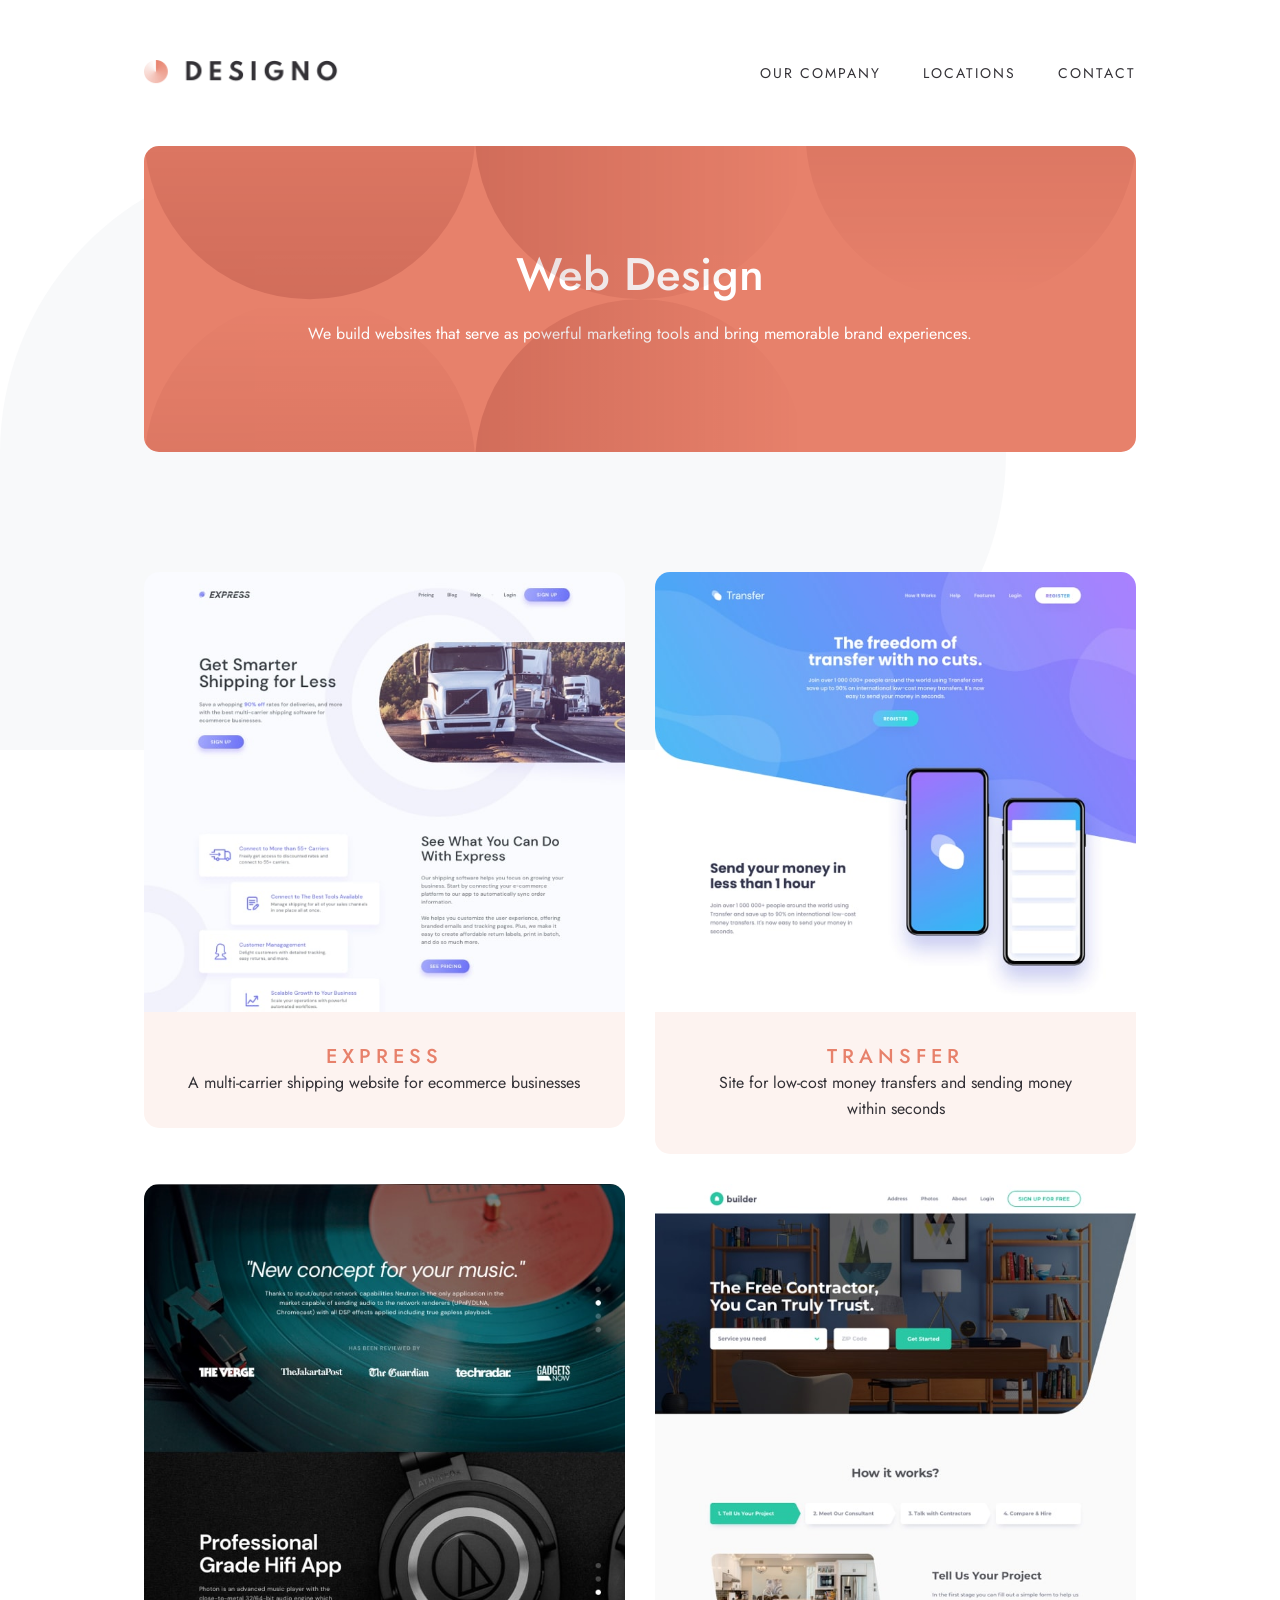
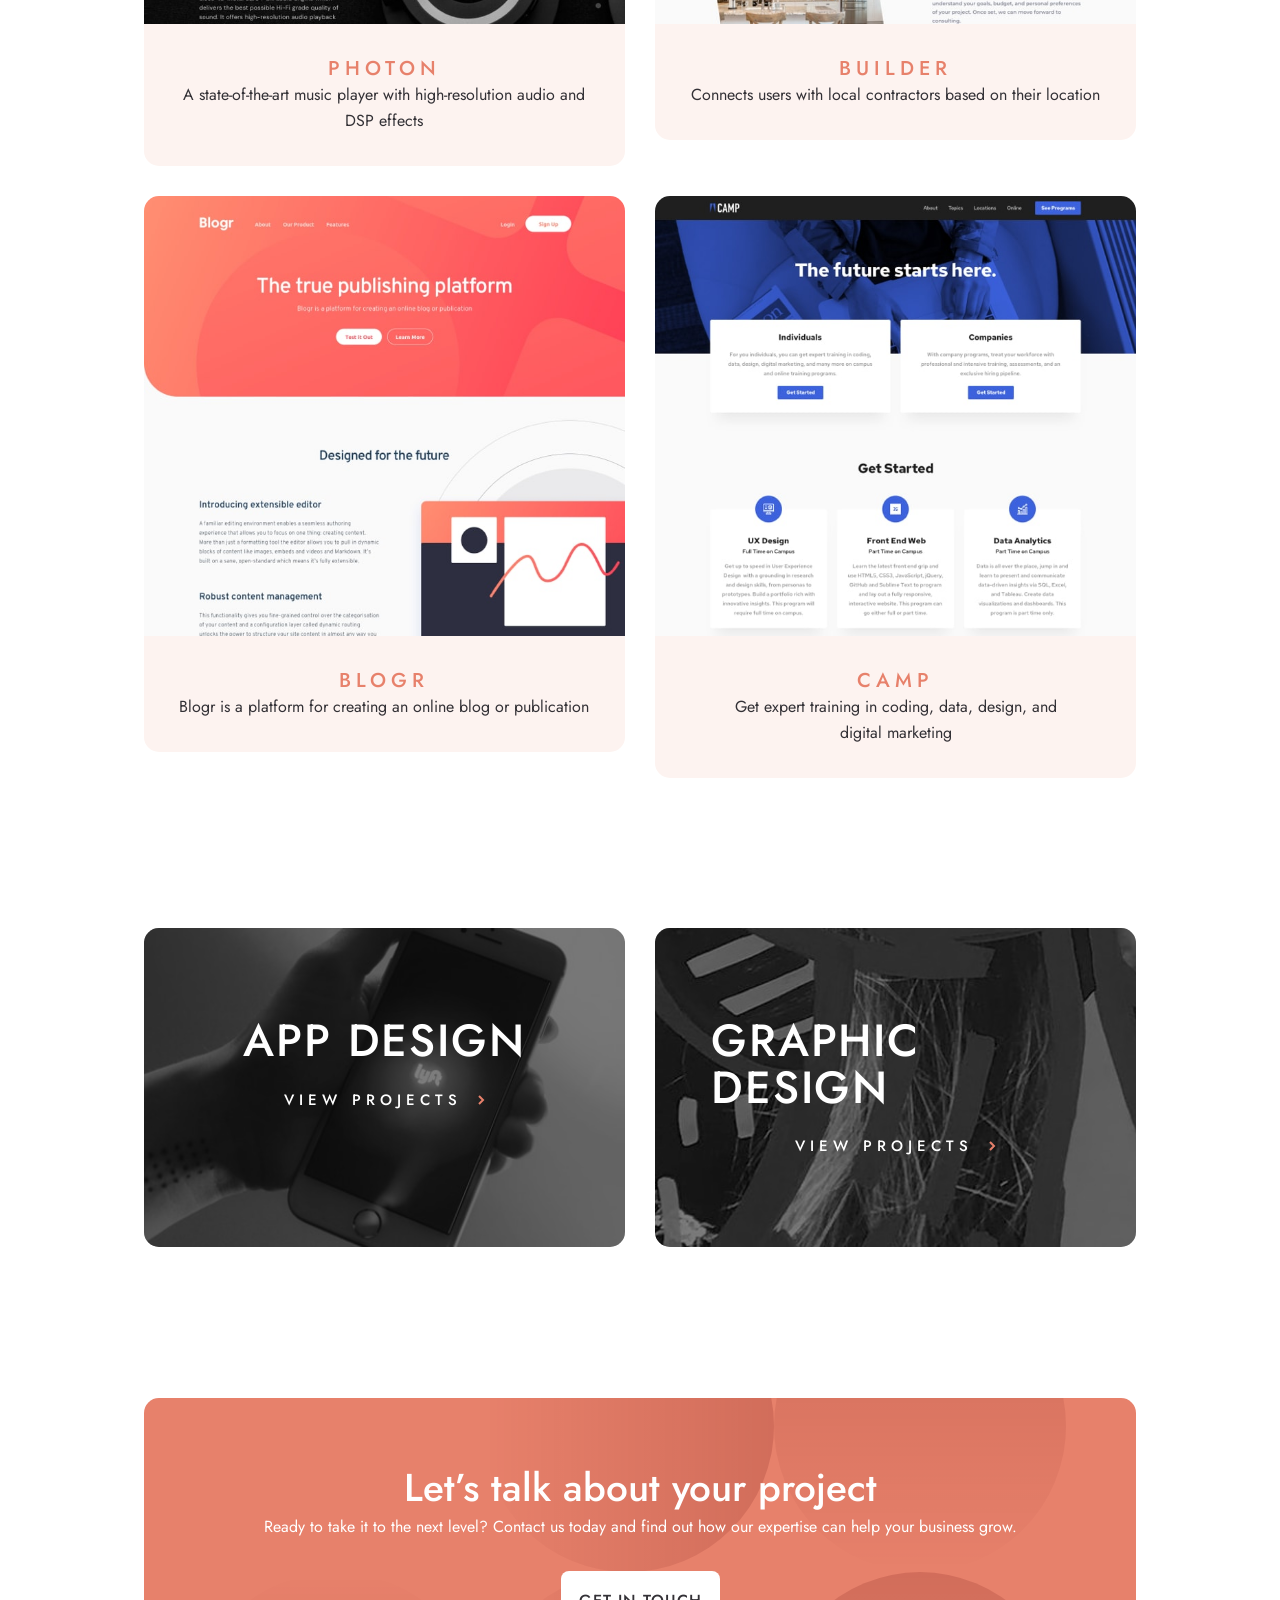
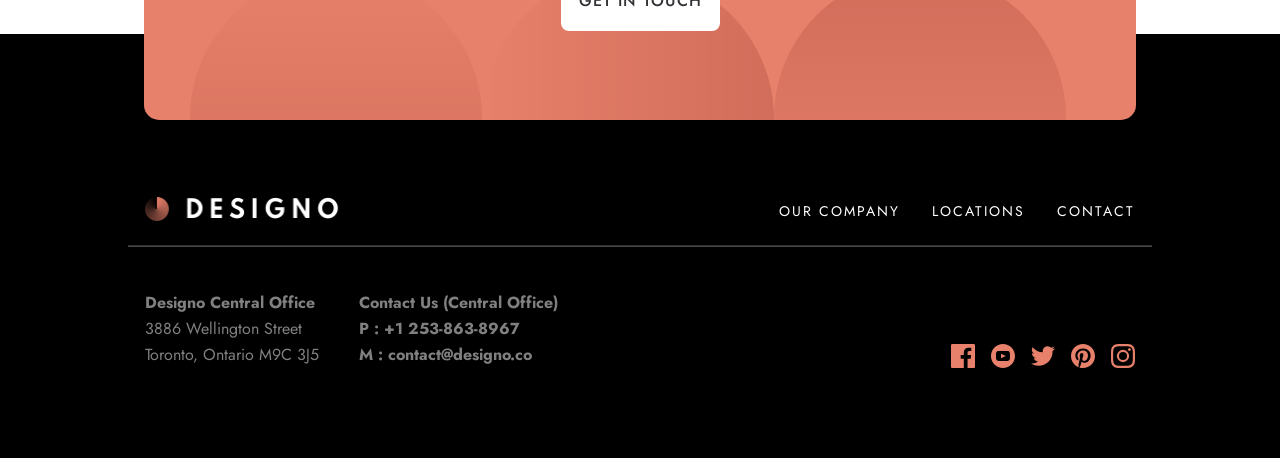
<file: web-design.html>
<!DOCTYPE html>
<html lang="en">

<head>
  <meta charset="UTF-8">
  <meta name="viewport" content="width=device-width, initial-scale=1.0">

  <link rel="icon" type="image/png" sizes="32x32"
    href="./assets/favicon-32x32.png">
  <link rel="stylesheet" href="./styles/css/styles.min.css">
  <link rel="stylesheet" href="./styles/css/reset.css">
  <link rel="preconnect" href="https://fonts.googleapis.com">
  <link rel="preconnect" href="https://fonts.gstatic.com" crossorigin>
  <link
    href="https://fonts.googleapis.com/css2?family=Jost:ital,wght@0,100..900;1,100..900&display=swap"
    rel="stylesheet">
  <script src="./javascript/menu.js" defer></script>
  <title>Designo Agency Website</title>
</head>

<body>
  <header>
    <a href="index.html"><img src="./assets/shared/desktop/logo-dark.png"
        alt="Deisgno logo"></a>
    <nav class="desktop-menu">
      <ul role="menu" class="menu">
        <a href="about.html">
          <li>Our Company</li>
        </a>
        <a href="locations.html">
          <li>Locations</li>
        </a>
        <a href="contact.html">
          <li>Contact</li>
        </a>
      </ul>
    </nav>

    <nav class="mobile-menu">
      <ul role="menu">
        <a href="about.html">
          <li>Our Company</li>
        </a>
        <a href="locations.html">
          <li>Locations</li>
        </a>
        <a href="contact.html">
          <li>Contact</li>
        </a>
      </ul>
    </nav>
    <button id="mobile-menu-button" class="mobile-menu-button"
      aria-label="Open Menu" aria-controls="mobile-menu">
      <svg class="open-menu-icon" width="24" height="20"
        xmlns="http://www.w3.org/2000/svg" aria-label="Open Menu" role="img">
        <g fill="#1D1C1E" fill-rule="evenodd">
          <path d="M0 0h24v4H0zM0 8h24v4H0zM0 16h24v4H0z" />
        </g>
      </svg>
      <svg class="close-menu-icon hidden" width="20" height="20"
        xmlns="http://www.w3.org/2000/svg" aria-label="Close Menu" role="img">
        <path
          d="M17.071.1L19.9 2.93l-7.071 7.07 7.071 7.072-2.828 2.828L10 12.828l-7.071 7.071L.1 17.071 7.17 10 .102 2.929 2.929.1l7.07 7.07 7.072-7.07z"
          fill="#1D1C1E" fill-rule="evenodd" />
      </svg>
    </button>
  </header>
  <main class="content-wrapper">
    <div class="overlay"></div>
    <div class="bg-pattern-container-large">
      <svg width="1006" height="594" xmlns="http://www.w3.org/2000/svg">
        <path
          d="M297 0h412c164.029 0 297 132.971 297 297S873.029 594 709 594H0V297C0 132.971 132.971 0 297 0z"
          fill="#F1F3F5" fill-rule="evenodd" opacity=".502" />
      </svg>
    </div>
    <section class="inner-page_hero">
      <h1>Web Design</h1>
      <p>We build websites that serve as powerful marketing tools and bring
        memorable brand experiences.</p>
    </section>

    <section class="work-examples_grid">

      <div class="work-example">
        <div class="example-img">
          <img src="./assets/web-design/desktop/image-express.jpg" alt="">
        </div>
        <div class="example-copy-container">
          <div class="example-copy">
            <h3>Express</h3>
            <p>A multi-carrier shipping website for ecommerce businesses</p>
          </div>
        </div>
      </div>

      <div class="work-example">
        <div class="example-img">
          <img src="./assets/web-design/desktop/image-transfer.jpg" alt="">
        </div>
        <div class="example-copy-container">
          <div class="example-copy">
            <h3>Transfer</h3>
            <p>Site for low-cost money transfers and sending money within
              seconds</p>
          </div>
        </div>
      </div>

      <div class="work-example">
        <div class="example-img">
          <img src="./assets/web-design/desktop/image-photon.jpg" alt="">
        </div>
        <div class="example-copy-container">
          <div class="example-copy">
            <h3>Photon</h3>
            <p>A state-of-the-art music player with high-resolution audio and
              DSP effects</p>
          </div>
        </div>
      </div>

      <div class="work-example">
        <div class="example-img">
          <img src="./assets/web-design/desktop/image-builder.jpg" alt="">
        </div>
        <div class="example-copy-container">
          <div class="example-copy">
            <h3>Builder</h3>
            <p>Connects users with local contractors based on their location</p>
          </div>
        </div>
      </div>

      <div class="work-example">
        <div class="example-img">
          <img src="./assets/web-design/desktop/image-blogr.jpg" alt="">
        </div>
        <div class="example-copy-container">
          <div class="example-copy">
            <h3>Blogr</h3>
            <p>Blogr is a platform for creating an online blog or publication
            </p>
          </div>
        </div>
      </div>

      <div class="work-example">
        <div class="example-img">
          <img src="./assets/web-design/desktop/image-camp.jpg" alt="">
        </div>
        <div class="example-copy-container">
          <div class="example-copy">
            <h3>Camp</h3>
            <p>Get expert training in coding, data, design, and digital
              marketing</p>
          </div>
        </div>
      </div>
    </section>

    <section class="inner-works_container">
      <a href="app-design.html" class="app-design-item">
        <div class="work-container app-design">
          <div class="work-overlay"></div>
          <h2>App Design</h2>
          <div class="work-copy">
            <p>View Projects</p>
            <svg width="7" height="10" xmlns="http://www.w3.org/2000/svg">
              <path d="M1 1l4 4-4 4" stroke="#E7816B" stroke-width="2"
                fill="none" fill-rule="evenodd" />
            </svg>
          </div>
        </div>
      </a>

      <a href="graphic-design.html" class="graphic-design-item">
        <div class="work-container graphic-design">
          <div class="work-overlay"></div>
          <h2>Graphic Design</h2>
          <div class="work-copy">
            <p>View Projects</p>
            <svg width="7" height="10" xmlns="http://www.w3.org/2000/svg">
              <path d="M1 1l4 4-4 4" stroke="#E7816B" stroke-width="2"
                fill="none" fill-rule="evenodd" />
            </svg>
          </div>
        </div>
      </a>
    </section>
  </main>


  <footer>
    <div class="footer-cta-wrapper">
      <h2>Let’s talk about your project</h2>
      <p>Ready to take it to the next level? Contact us today and find out how
        our expertise can help your business grow.</p>
      <a href="contact.html"><button class="footer-cta_btn">Get in
          touch</button></a>
    </div>
    <div class="footer-content-wrapper">
      <img src="./assets/shared/desktop/logo-light.png" alt="Designo Logo.">
      <nav>
        <ul>
          <a href="about.html">
            <li>Our company</li>
          </a>
          <a href="locations.html">
            <li>Locations</li>
          </a>
          <a href="contact.html">
            <li>Contact</li>
          </a>
        </ul>
      </nav>
      <hr>
      <address>
        <div>
          <span>Designo Central Office</span>
          <span class="address_normal">3886 Wellington Street</span>
          <span class="address_normal">Toronto, Ontario M9C 3J5</span>
        </div>

        <div>
          <span>Contact Us (Central Office)</span>
          <span>P : +1 253-863-8967</span>
          <span>M : contact@designo.co</span>
        </div>
      </address>
      <div class="social-links">
        <!-- FACEBOOK ICON -->
        <svg width="24" height="24" xmlns="http://www.w3.org/2000/svg">
          <path
            d="M22.675 0H1.325C.593 0 0 .593 0 1.325v21.351C0 23.407.593 24 1.325 24H12.82v-9.294H9.692v-3.622h3.128V8.413c0-3.1 1.893-4.788 4.659-4.788 1.325 0 2.463.099 2.795.143v3.24l-1.918.001c-1.504 0-1.795.715-1.795 1.763v2.313h3.587l-.467 3.622h-3.12V24h6.116c.73 0 1.323-.593 1.323-1.325V1.325C24 .593 23.407 0 22.675 0z"
            fill="#E7816B" fill-rule="nonzero" />
        </svg>
        <!-- YOUTUBE ICON -->
        <svg width="24" height="24" xmlns="http://www.w3.org/2000/svg">
          <path
            d="M12 0C5.373 0 0 5.373 0 12s5.373 12 12 12 12-5.373 12-12S18.627 0 12 0zm4.441 16.892c-2.102.144-6.784.144-8.883 0C5.282 16.736 5.017 15.622 5 12c.017-3.629.285-4.736 2.558-4.892 2.099-.144 6.782-.144 8.883 0C18.718 7.264 18.982 8.378 19 12c-.018 3.629-.285 4.736-2.559 4.892zM10 9.658l4.917 2.338L10 14.342V9.658z"
            fill="#E7816B" fill-rule="nonzero" />
        </svg>
        <!-- TWITTER ICON -->
        <svg width="24" height="20" xmlns="http://www.w3.org/2000/svg">
          <path
            d="M24 2.557a9.83 9.83 0 01-2.828.775A4.932 4.932 0 0023.337.608a9.864 9.864 0 01-3.127 1.195A4.916 4.916 0 0016.616.248c-3.179 0-5.515 2.966-4.797 6.045A13.978 13.978 0 011.671 1.149a4.93 4.93 0 001.523 6.574 4.903 4.903 0 01-2.229-.616c-.054 2.281 1.581 4.415 3.949 4.89a4.935 4.935 0 01-2.224.084 4.928 4.928 0 004.6 3.419A9.9 9.9 0 010 17.54a13.94 13.94 0 007.548 2.212c9.142 0 14.307-7.721 13.995-14.646A10.025 10.025 0 0024 2.557z"
            fill="#E7816B" fill-rule="nonzero" />
        </svg>
        <!-- PINTEREST ICON -->
        <svg width="24" height="24" xmlns="http://www.w3.org/2000/svg">
          <path
            d="M12 0C5.373 0 0 5.372 0 12c0 5.084 3.163 9.426 7.627 11.174-.105-.949-.2-2.405.042-3.441.218-.937 1.407-5.965 1.407-5.965s-.359-.719-.359-1.782c0-1.668.967-2.914 2.171-2.914 1.023 0 1.518.769 1.518 1.69 0 1.029-.655 2.568-.994 3.995-.283 1.194.599 2.169 1.777 2.169 2.133 0 3.772-2.249 3.772-5.495 0-2.873-2.064-4.882-5.012-4.882-3.414 0-5.418 2.561-5.418 5.207 0 1.031.397 2.138.893 2.738a.36.36 0 01.083.345l-.333 1.36c-.053.22-.174.267-.402.161-1.499-.698-2.436-2.889-2.436-4.649 0-3.785 2.75-7.262 7.929-7.262 4.163 0 7.398 2.967 7.398 6.931 0 4.136-2.607 7.464-6.227 7.464-1.216 0-2.359-.631-2.75-1.378l-.748 2.853c-.271 1.043-1.002 2.35-1.492 3.146C9.57 23.812 10.763 24 12 24c6.627 0 12-5.373 12-12 0-6.628-5.373-12-12-12z"
            fill="#E7816B" fill-rule="nonzero" />
        </svg>
        <!-- INSTAGRAM ICON -->
        <svg width="24" height="24" xmlns="http://www.w3.org/2000/svg">
          <path
            d="M12 2.163c3.204 0 3.584.012 4.85.07 3.252.148 4.771 1.691 4.919 4.919.058 1.265.069 1.645.069 4.849 0 3.205-.012 3.584-.069 4.849-.149 3.225-1.664 4.771-4.919 4.919-1.266.058-1.644.07-4.85.07-3.204 0-3.584-.012-4.849-.07-3.26-.149-4.771-1.699-4.919-4.92-.058-1.265-.07-1.644-.07-4.849 0-3.204.013-3.583.07-4.849.149-3.227 1.664-4.771 4.919-4.919 1.266-.057 1.645-.069 4.849-.069zM12 0C8.741 0 8.333.014 7.053.072 2.695.272.273 2.69.073 7.052.014 8.333 0 8.741 0 12c0 3.259.014 3.668.072 4.948.2 4.358 2.618 6.78 6.98 6.98C8.333 23.986 8.741 24 12 24c3.259 0 3.668-.014 4.948-.072 4.354-.2 6.782-2.618 6.979-6.98.059-1.28.073-1.689.073-4.948 0-3.259-.014-3.667-.072-4.947-.196-4.354-2.617-6.78-6.979-6.98C15.668.014 15.259 0 12 0zm0 5.838a6.162 6.162 0 100 12.324 6.162 6.162 0 000-12.324zM12 16a4 4 0 110-8 4 4 0 010 8zm6.406-11.845a1.44 1.44 0 100 2.881 1.44 1.44 0 000-2.881z"
            fill="#E7816B" fill-rule="nonzero" />
        </svg>
      </div>
    </div>
  </footer>
</body>

</html>
</file>
<file: styles/css/styles.min.css>
header{display:flex;flex-direction:row;justify-content:space-between;align-items:center;position:relative;padding:clamp(2.188rem,2.723vw + 1.549rem,4rem) clamp(1.5rem,13.239vw - 1.603rem,10.313rem)}header img{width:200px;max-width:100%;z-index:9998}header .desktop-menu{display:none}@media screen and (width > 768px){header .desktop-menu{display:inline-block}header .desktop-menu .menu{display:flex;flex-direction:row;gap:42px;list-style-type:none;padding:0}header .desktop-menu .menu a{text-decoration:none}header .desktop-menu .menu a li{text-transform:uppercase;color:#333136;font-family:"Jost",sans-serif;font-size:14px;font-weight:400;letter-spacing:2px;line-height:14px}header .desktop-menu .menu a:hover{-webkit-text-decoration:underline #333136;text-decoration:underline #333136;text-decoration-thickness:1px}}header .mobile-menu{background-color:#000;position:fixed;top:100px;left:0;width:100%;padding:3rem 1.5rem;transform:translateY(-430px);display:inline-block;opacity:0;transition:all .7s ease-in;transition-behavior:allow-discrete;z-index:9999}header .mobile-menu ul{padding:0;list-style-type:none;display:flex;flex-direction:column;gap:32px}header .mobile-menu ul a{text-decoration:none}header .mobile-menu ul a li{color:#fff;text-transform:uppercase;font-family:"Jost",sans-serif;font-size:24px;font-weight:400;letter-spacing:2px;line-height:25px}header .menuIsOpen{transform:translateY(0px);opacity:1}.content-wrapper{width:100%;padding-left:clamp(1.5rem,13.239vw - 1.603rem,10.313rem);padding-right:clamp(1.5rem,13.239vw - 1.603rem,10.313rem);position:relative;overflow-x:hidden;overflow-y:hidden;display:flex;flex-direction:column}.content-wrapper .bg-pattern-container-large{position:absolute;left:0;top:10px;z-index:-1;display:none}@media screen and (width >= 1280px){.content-wrapper .bg-pattern-container-large{display:block}}.content-wrapper .bg-pattern-container-large-contact{position:absolute;right:0;bottom:-150px;z-index:-1;display:none;overflow:hidden}@media screen and (width >= 1280px){.content-wrapper .bg-pattern-container-large-contact{display:block}}.content-wrapper .bg-pattern-container-left{position:absolute;left:0;top:250px;z-index:-1;display:none}@media screen and (width >= 1280px){.content-wrapper .bg-pattern-container-left{display:block}}.content-wrapper .bg-pattern-container-right{position:absolute;right:10px;bottom:-150px;z-index:-1;display:none;transform:rotate(180deg)}@media screen and (width >= 1280px){.content-wrapper .bg-pattern-container-right{display:block}}footer{display:grid;grid-template-columns:repeat(2, 1fr);grid-template-rows:repeat(6, auto)}@media screen and (width > 768px){footer{grid-template-rows:repeat(5, 1fr)}}footer .footer-cta-wrapper{grid-area:1/1/4/3;background-color:#e7816b;margin-left:clamp(1.5rem,13.239vw - 1.603rem,10.313rem);margin-right:clamp(1.5rem,13.239vw - 1.603rem,10.313rem);padding:clamp(4rem,.751vw + 3.824rem,4.5rem) clamp(1.5rem,6.761vw - .085rem,6rem);border-radius:15px;z-index:9999;display:flex;flex-direction:column;align-items:center;text-align:center;margin-bottom:32px;background-image:url("../../assets/shared/desktop/bg-pattern-call-to-action.svg");background-position:40% 45%;background-repeat:no-repeat}@media screen and (width > 768px){footer .footer-cta-wrapper{grid-area:1/1/4/5}}@media screen and (width > 1280px){footer .footer-cta-wrapper{display:grid;grid-template-columns:repeat(2, 1fr);-moz-column-gap:300px;column-gap:300px;background-position:100% 40%}}footer .footer-cta-wrapper h2{color:#fff;font-family:"Jost",sans-serif;font-size:clamp(2rem,.751vw + 1.824rem,2.5rem);line-height:clamp(2.25rem,.376vw + 2.162rem,2.5rem);font-weight:500}@media screen and (width > 1280px){footer .footer-cta-wrapper h2{align-self:end;justify-self:start;margin-bottom:10px;text-align:start}}footer .footer-cta-wrapper p{display:flex;gap:32px;margin-top:6px;margin-bottom:32px;color:#fff;font-family:"Jost",sans-serif;font-size:16px;line-height:25px}@media screen and (width > 1280px){footer .footer-cta-wrapper p{grid-column:1;text-align:start;margin-top:10px;align-self:start}}@media screen and (width > 1280px){footer .footer-cta-wrapper a{grid-area:1/2/3/3;align-self:center;justify-self:end}}footer .footer-content-wrapper{grid-area:3/1/10/3;display:grid;grid-template-rows:subgrid;background-color:#000;padding-top:clamp(4rem,.751vw + 3.824rem,4.5rem);padding-bottom:clamp(4rem,.751vw + 3.824rem,4.5rem);row-gap:40px;position:relative}@media screen and (width > 768px){footer .footer-content-wrapper{padding-right:clamp(2.5rem,11.643vw - .229rem,10.25rem);padding-left:clamp(2.5rem,11.643vw - .229rem,10.25rem)}}footer .footer-content-wrapper img{grid-column:1/2;grid-row:2;align-self:center;justify-self:center;width:200px;height:27px;margin-bottom:65px}@media screen and (width > 768px){footer .footer-content-wrapper img{align-self:center;justify-self:auto;margin-bottom:0}}footer .footer-content-wrapper hr{position:absolute;top:32%;left:50%;transform:translate(-50%, -50%);width:80%;background-color:#fff;opacity:.3}@media screen and (width >= 768px){footer .footer-content-wrapper hr{top:50%}}footer .footer-content-wrapper nav{grid-column:1/2;grid-row:3;align-self:center;justify-self:center}@media screen and (width > 768px){footer .footer-content-wrapper nav{grid-column:2;grid-row:2;align-self:center;justify-self:end}}footer .footer-content-wrapper nav ul{padding:0;list-style-type:none;text-align:center;display:flex;flex-direction:column;gap:32px}@media screen and (width > 768px){footer .footer-content-wrapper nav ul{flex-direction:row}}footer .footer-content-wrapper nav ul a{text-decoration:none}footer .footer-content-wrapper nav ul a li{color:#fff;text-transform:uppercase;font-family:"Jost",sans-serif;font-size:14px;font-weight:400;line-height:14px;letter-spacing:2px}footer .footer-content-wrapper nav ul a:hover{-webkit-text-decoration:underline #fff;text-decoration:underline #fff;text-decoration-thickness:1px}footer .footer-content-wrapper address{grid-column:1/2;grid-row:4;color:#fff;font-family:sans-serif;align-items:center;justify-self:center;text-align:center;font-style:normal;display:flex;flex-direction:column;gap:40px}@media screen and (width > 768px){footer .footer-content-wrapper address{grid-column:1;grid-row:3;flex-direction:row;text-align:start;justify-self:start;align-self:end}}footer .footer-content-wrapper address div{display:flex;flex-direction:column}footer .footer-content-wrapper address div span{font-family:"Jost",sans-serif;font-size:16px;font-weight:700;color:#fff;opacity:.5;line-height:26px}footer .footer-content-wrapper address div .address_normal{font-weight:400}footer .footer-content-wrapper .social-links{grid-column:1/2;grid-row:5;display:flex;flex-direction:row;align-items:center;justify-content:center;gap:16px}@media screen and (width > 768px){footer .footer-content-wrapper .social-links{grid-column:2;grid-row:3;justify-self:end;align-self:end}}footer .footer-content-wrapper .social-links svg:hover{cursor:pointer}footer .footer-content-wrapper .social-links svg:hover path{fill:#ffad9b}.contact-footer-content-wrapper{display:grid;grid-template-columns:1fr;width:100%;row-gap:32px;background-color:#000;padding-top:clamp(4rem,.751vw + 3.824rem,4.5rem);padding-bottom:clamp(4rem,.751vw + 3.824rem,4.5rem);position:relative}@media screen and (width > 768px){.contact-footer-content-wrapper{grid-template-columns:1fr 1fr;grid-template-rows:1fr 1fr;row-gap:0;padding-right:clamp(2.5rem,11.643vw - .229rem,10.25rem);padding-left:clamp(2.5rem,11.643vw - .229rem,10.25rem);gap:72px}}.contact-footer-content-wrapper img{align-self:center;justify-self:center;width:200px;height:27px;margin-bottom:62px}@media screen and (width > 768px){.contact-footer-content-wrapper img{align-self:center;justify-self:auto;margin-bottom:0}}.contact-footer-content-wrapper hr{position:absolute;top:20%;left:50%;transform:translate(-50%, -50%);width:80%;background-color:#fff;opacity:.3}@media screen and (width >= 768px){.contact-footer-content-wrapper hr{top:35%}}.contact-footer-content-wrapper nav{align-self:center;justify-self:center}@media screen and (width > 768px){.contact-footer-content-wrapper nav{grid-column:2;grid-row:1;align-self:center;justify-self:end}}.contact-footer-content-wrapper nav ul{padding:0;list-style-type:none;text-align:center;display:flex;flex-direction:column;gap:32px}@media screen and (width > 768px){.contact-footer-content-wrapper nav ul{flex-direction:row}}.contact-footer-content-wrapper nav ul a{text-decoration:none}.contact-footer-content-wrapper nav ul a li{color:#fff;text-transform:uppercase;font-family:"Jost",sans-serif;font-size:14px;font-weight:400;line-height:14px;letter-spacing:2px}.contact-footer-content-wrapper nav ul a:hover{-webkit-text-decoration:underline #fff;text-decoration:underline #fff;text-decoration-thickness:1px}.contact-footer-content-wrapper address{color:#fff;font-family:sans-serif;align-items:center;justify-self:center;text-align:center;font-style:normal;display:flex;flex-direction:column;gap:40px}@media screen and (width > 768px){.contact-footer-content-wrapper address{grid-column:1;grid-row:3;flex-direction:row;text-align:start;justify-self:start;align-self:end}}.contact-footer-content-wrapper address div{display:flex;flex-direction:column}.contact-footer-content-wrapper address div span{font-family:"Jost",sans-serif;font-size:16px;font-weight:700;color:#fff;opacity:.5;line-height:26px}.contact-footer-content-wrapper address div .address_normal{font-weight:400}.contact-footer-content-wrapper .social-links{display:flex;flex-direction:row;align-items:center;justify-content:center;gap:16px}@media screen and (width > 768px){.contact-footer-content-wrapper .social-links{grid-column:2;grid-row:3;justify-self:end;align-self:end}}.contact-footer-content-wrapper .social-links svg:hover{cursor:pointer}.contact-footer-content-wrapper .social-links svg:hover path{fill:#ffad9b}.mobile-menu-button{background:rgba(0,0,0,0);border:none;cursor:pointer;display:flex}@media screen and (width > 768px){.mobile-menu-button{display:none}}.mobile-menu-button .hidden{display:none}.cta_btn,.footer-cta_btn{border:none;border-radius:8px;background-color:#fff;padding:18px;font-family:"Jost",sans-serif;font-weight:500;letter-spacing:1px;text-transform:uppercase;color:#333136;transition:all .45s ease}.cta_btn:hover,.footer-cta_btn:hover{background-color:#ffad9b;color:#fff;cursor:pointer}.location_btn{border:none;border-radius:8px;background-color:#e7816b;padding:18px;font-family:"Jost",sans-serif;font-weight:500;letter-spacing:1px;text-transform:uppercase;color:#fff;transition:all .45s ease}.location_btn:hover{background-color:#ffad9b;color:#fff;cursor:pointer}.submit-form_btn{padding:18px 48px;border-radius:8px;border:none;background-color:#fff;color:#000;font-family:"Jost",sans-serif;font-size:15px;font-weight:500;letter-spacing:1px;text-transform:uppercase;transition:all .45s ease}.submit-form_btn:hover{background-color:#ffad9b;color:#fff;cursor:pointer}a{text-decoration:none}@media screen and (width >= 1280px){a.web-design-item{grid-area:1/1/3/2}}@media screen and (width >= 768px){a.app-design-item{height:100%}}@media screen and (width >= 768px){a.graphic-design-item{height:100%}}a .work-container{padding:90px 56px;display:flex;flex-direction:column;align-items:center;width:100%;position:relative;border-radius:15px;gap:24px}a .work-container:hover{cursor:pointer}a .work-container:hover .work-overlay{background-color:#e7816b;opacity:.85}a .work-container .work-overlay{position:absolute;top:0;left:0;width:100%;height:100%;background-color:#000;opacity:.49;border-radius:15px}a .work-container h2{font-family:"Jost",sans-serif;font-size:clamp(1.75rem,1.878vw + 1.31rem,3rem);line-height:clamp(2.25rem,1.127vw + 1.986rem,3rem);letter-spacing:clamp(.063rem,.094vw + .04rem,.125rem);font-weight:500;text-transform:uppercase;color:#fff;z-index:2}a .work-container .work-copy{display:flex;flex-direction:row;align-items:center;gap:16px;z-index:2}a .work-container .work-copy p{font-family:"Jost",sans-serif;font-size:15px;text-transform:uppercase;letter-spacing:5px;color:#fff;font-weight:500}a .work-container.web-design{background-image:url("../../assets/home/mobile/image-web-design.jpg");background-repeat:no-repeat;background-size:cover}@media screen and (width >= 768px){a .work-container.web-design{background-image:url("../../assets/home/tablet/image-web-design.jpg")}}@media screen and (width >= 1280px){a .work-container.web-design{padding:273px 136px;background-image:url("../../assets/home/desktop/image-web-design-large.jpg")}}a .work-container.app-design{background-image:url("../../assets/home/tablet/image-app-design.jpg");background-repeat:no-repeat;background-size:cover}@media screen and (width >= 768px){a .work-container.app-design{background-image:url("../../assets/home/tablet/image-app-design.jpg");height:100%}}@media screen and (width >= 1280px){a .work-container.app-design{background-image:url("../../assets/home/desktop/image-app-design.jpg");height:100%}}a .work-container.graphic-design{background-image:url("../../assets/home/mobile/image-graphic-design.jpg");background-repeat:no-repeat;background-size:cover}@media screen and (width >= 768px){a .work-container.graphic-design{background-image:url("../../assets/home/tablet/image-graphic-design.jpg");height:100%}}@media screen and (width >= 1280px){a .work-container.graphic-design{background-image:url("../../assets/home/desktop/image-graphic-design.jpg");height:100%}}.inner-page_hero{position:relative;width:100vw;margin-left:calc(50% - 50vw);margin-right:calc(50% - 50vw);background-color:#e7816b;padding:105px 24px;display:flex;flex-direction:column;align-items:center;justify-content:center;text-align:center;gap:24px;background-image:url("../../assets/shared/desktop/bg-pattern-small-circle.svg");background-repeat:no-repeat;background-position:100% 0%;background-size:310px}.inner-page_hero h1{font-family:"Jost",sans-serif;font-size:clamp(2rem,1.648rem + 1.502vw,3rem);font-weight:500;line-height:clamp(2.25rem,1.986rem + 1.127vw,3rem);color:#fff}.inner-page_hero p{font-family:"Jost",sans-serif;font-size:16px;line-height:26px;font-weight:400;color:#fff}@media screen and (width > 768px){.inner-page_hero{margin-right:unset;margin-left:unset;width:100%;border-radius:15px;overflow-x:hidden;margin-bottom:120px;position:relative;overflow:hidden;background-image:none}.inner-page_hero::before{content:"";position:absolute;width:100%;height:100%;top:0;left:0;background-image:url("../../assets/shared/desktop/bg-pattern-call-to-action.svg");background-repeat:no-repeat;background-size:cover;background-position:right;transform:rotate(180deg)}}@media screen and (width > 1280px){.inner-page_hero{padding:64px 190px;background-image:none}.inner-page_hero::before{content:"";position:absolute;width:100%;height:100%;top:0;left:0;background-image:url("../../assets/shared/desktop/bg-pattern-call-to-action.svg");background-repeat:no-repeat;background-size:cover;background-position:right;transform:rotate(180deg)}}.work-examples_grid{--grid-max-col-count: 3;--grid-min-col-size: 327px;--grid-gap: 30px;--grid-col-size-calc: calc( 100% - var(--grid-gap) * var(--grid-max-col-count) ) / var(--grid-max-col-count);--grid-col-min-size-calc: min( 100%, max(var(--grid-min-col-size), var(--grid-col-size-calc)) );display:grid;gap:var(--grid-gap);grid-template-columns:repeat(auto-fit, minmax(var(--grid-col-min-size-calc), 1fr))}@media screen and (width < 768px){.work-examples_grid{margin-top:96px}}.work-example{border-radius:15px;display:flex;flex-direction:column}.work-example .example-img img{border-top-left-radius:15px;border-top-right-radius:15px}.work-example .example-copy-container{background-image:linear-gradient(#e7816b, #e7816b);background-size:100% 0;background-repeat:no-repeat;transition:.5s;background-color:#fdf3f0;padding:32px 30px;border-bottom-left-radius:15px;border-bottom-right-radius:15px;text-align:center}.work-example .example-copy-container:hover{cursor:pointer;background-size:100% 100%}.work-example .example-copy-container:hover h3,.work-example .example-copy-container:hover p{color:#fff}.work-example .example-copy-container h3{font-family:"Jost",sans-serif;font-size:20px;line-height:26px;font-weight:500;letter-spacing:5px;color:#e7816b;text-transform:uppercase;transition:.5s}.work-example .example-copy-container p{font-family:"Jost",sans-serif;font-size:16px;line-height:26px;font-weight:400;color:#333136;transition:.5s}.inner-works_container{display:grid;grid-template-columns:1fr;grid-template-rows:1fr 1fr;row-gap:30px;margin-top:clamp(6rem,4.592rem + 6.009vw,10rem);margin-bottom:clamp(6rem,4.592rem + 6.009vw,10rem)}@media screen and (width >= 1280px){.inner-works_container{grid-template-columns:1fr 1fr;grid-template-rows:auto;-moz-column-gap:30px;column-gap:30px}}@media screen and (width >= 1280px){.inner-works_container a .work-container.web-design{padding:90px 56px}}.locations-wrapper{display:flex;flex-direction:column;align-items:center;justify-content:center;text-align:center;margin-top:120px;margin-bottom:120px;gap:48px}@media screen and (width > 1280px){.locations-wrapper{display:grid;grid-template-columns:repeat(3, 1fr);grid-template-rows:1fr;align-items:center;justify-content:center}}.locations-wrapper .location{display:flex;flex-direction:column;align-items:center;gap:30px}.locations-wrapper .location:first-child .bg-circle-container{position:relative;overflow:hidden}.locations-wrapper .location:first-child .bg-circle-container::before{content:"";position:absolute;width:100%;height:100%;top:0;left:0;z-index:-1;background:url("../../assets/shared/desktop/bg-pattern-small-circle.svg") no-repeat center;background-size:cover;transform:rotate(90deg)}.locations-wrapper .location:nth-child(2) .bg-circle-container{position:relative;overflow:hidden}.locations-wrapper .location:nth-child(2) .bg-circle-container::before{content:"";position:absolute;width:100%;height:100%;top:0;left:0;z-index:-1;background:url("../../assets/shared/desktop/bg-pattern-small-circle.svg") no-repeat center;background-size:cover;transform:rotate(15deg)}.locations-wrapper .location:nth-child(3) .bg-circle-container{position:relative;overflow:hidden}.locations-wrapper .location:nth-child(3) .bg-circle-container::before{content:"";position:absolute;width:100%;height:100%;top:0;left:0;z-index:-1;background:url("../../assets/shared/desktop/bg-pattern-small-circle.svg") no-repeat center;background-size:cover;transform:rotate(-90deg)}.locations-wrapper .location .location-copy{display:flex;flex-direction:column;gap:32px}.locations-wrapper .location .location-copy h3{font-family:"Jost",sans-serif;font-size:20px;line-height:20px;text-transform:uppercase;font-weight:500;letter-spacing:5px}.overlay{position:absolute;top:0;left:0;width:100vw;height:100%;background-color:rgba(0,0,0,0);display:none;transition:all .7s ease-in;transition-behavior:allow-discrete;z-index:2}@media screen and (width >= 768px){.overlay{display:none}}.overlay-show{display:block;background-color:rgba(0,0,0,.6)}.no-scroll{overflow:hidden;height:100%}.home_hero{position:relative;width:100vw;margin-left:calc(50% - 50vw);margin-right:calc(50% - 50vw);display:flex;flex-direction:column;align-items:center;text-align:center;background-color:#e7816b;padding:80px 24px;height:95vh;overflow-y:hidden;background-image:url("../../assets/shared/desktop/bg-pattern-small-circle.svg");background-repeat:no-repeat;background-position:-10% 50%;background-size:cover}@media screen and (width > 768px){.home_hero{margin-right:unset;margin-left:unset;width:100%;border-radius:15px;overflow-x:hidden}}@media screen and (width >= 1280px){.home_hero{display:grid;grid-template-columns:1fr 1fr;padding:145px 95px;align-items:start;overflow-x:hidden;height:-moz-min-content;height:min-content}}.home_hero .hero-copy_container{display:flex;flex-direction:column;gap:30px}@media screen and (width > 1280px){.home_hero .hero-copy_container{text-align:start}}.home_hero .hero-copy_container h1{font-family:"Jost",sans-serif;font-size:clamp(2rem,1.502vw + 1.648rem,3rem);font-weight:500;color:#fff;line-height:clamp(2.25rem,1.127vw + 1.986rem,3rem)}.home_hero .hero-copy_container p{font-family:"Jost",sans-serif;font-size:16px;font-weight:400;line-height:26px;color:#fff}.home_hero img{position:absolute;transform:translateY(300px);transform-origin:right center}@media screen and (width > 768px){.home_hero img{transform:translateY(250px)}}@media screen and (width > 1280px){.home_hero img{transform:translateY(30px);transform:translateX(750px)}}.work-grid-wrapper{display:grid;grid-template-columns:1fr;grid-template-rows:repeat(3, 1fr);align-items:center;row-gap:24px;margin:120px 0}@media screen and (width > 1280px){.work-grid-wrapper{grid-template-columns:repeat(2, 1fr);grid-template-rows:repeat(2, 1fr);-moz-column-gap:30px;column-gap:30px}}.traits-wrapper{display:flex;flex-direction:column;align-items:center;justify-content:center;margin-bottom:120px;gap:80px}@media screen and (width > 1280px){.traits-wrapper{display:grid;grid-template-columns:repeat(3, 1fr);grid-template-rows:1fr;margin-bottom:160px;-moz-column-gap:30px;column-gap:30px}}.traits-wrapper .trait-container{display:flex;flex-direction:column;align-items:center;text-align:center;gap:48px}@media screen and (min-width: 768px)and (max-width: 1280px){.traits-wrapper .trait-container{display:grid;grid-template-columns:auto 1fr;text-align:start}}.traits-wrapper .trait-container h3{font-family:"Jost",sans-serif;font-size:20px;font-weight:500;text-transform:uppercase;letter-spacing:5px;line-height:26px;color:#333136;margin-bottom:32px}@media screen and (min-width: 768px)and (max-width: 1280px){.traits-wrapper .trait-container h3{margin-bottom:16px}}.traits-wrapper .trait-container p{font-family:"Jost",sans-serif;font-size:16px;font-weight:400;line-height:26px;color:#333136}.traits-wrapper .trait-container:first-child .bg-circle-container{background-image:url("../../assets/shared/desktop/bg-pattern-small-circle.svg");background-repeat:no-repeat}.traits-wrapper .trait-container:nth-child(2) .bg-circle-container{position:relative;overflow:hidden}.traits-wrapper .trait-container:nth-child(2) .bg-circle-container::before{content:"";position:absolute;width:100%;height:100%;top:0;left:0;z-index:-1;background:url("../../assets/shared/desktop/bg-pattern-small-circle.svg") no-repeat center;background-size:cover;transform:rotate(-90deg)}.traits-wrapper .trait-container:nth-child(3) .bg-circle-container{position:relative;overflow:hidden}.traits-wrapper .trait-container:nth-child(3) .bg-circle-container::before{content:"";position:absolute;width:100%;height:100%;top:0;left:0;z-index:-1;background:url("../../assets/shared/desktop/bg-pattern-small-circle.svg") no-repeat center;background-size:cover;transform:rotate(90deg)}.about-hero{position:relative;width:100vw;margin-left:calc(50% - 50vw);margin-right:calc(50% - 50vw)}@media screen and (width >= 1280px){.about-hero picture{grid-column:2;grid-row:1}}.about-hero picture img{width:100%;height:100%}@media screen and (width > 768px){.about-hero{margin-right:unset;margin-left:unset;width:100%;border-radius:15px;overflow-x:hidden;margin-bottom:120px}}@media screen and (width >= 1280px){.about-hero{display:grid;grid-template-columns:1fr auto;grid-template-rows:1fr}}.about-hero .about-hero-copy{background-color:#e7816b;padding:80px 24px;display:flex;flex-direction:column;align-items:center;text-align:center;position:relative;overflow:hidden}@media screen and (width > 768px){.about-hero .about-hero-copy{padding:68px 58px}}@media screen and (width > 1280px){.about-hero .about-hero-copy{align-items:start;justify-content:center;text-align:start;padding-left:95px;padding-right:82px}}.about-hero .about-hero-copy::before{content:"";position:absolute;width:100%;height:100%;top:-300px;left:75px;background-image:url("../../assets/shared/desktop/bg-pattern-small-circle.svg");background-repeat:no-repeat;background-size:contain;transform:rotate(-90deg)}@media screen and (width > 768px){.about-hero .about-hero-copy::before{top:-450px;left:-20px}}.about-hero .about-hero-copy h1{font-family:"Jost",sans-serif;color:#fff;font-size:clamp(2rem,1.502vw + 1.648rem,3rem);font-weight:500;line-height:clamp(2.25rem,1.127vw + 1.986rem,3rem);margin-bottom:24px}.about-hero .about-hero-copy p{font-family:"Jost",sans-serif;color:#fff;font-size:16px;line-height:26px;font-weight:400}.world-class-talent-container{position:relative;width:100vw;margin-left:calc(50% - 50vw);margin-right:calc(50% - 50vw)}.world-class-talent-container picture img{width:100%}@media screen and (width > 768px){.world-class-talent-container{margin-right:unset;margin-left:unset;width:100%;border-radius:15px;overflow-x:hidden}}@media screen and (width >= 1280px){.world-class-talent-container{display:grid;grid-template-columns:auto 1fr;grid-template-rows:1fr}}.world-class-talent-container .talent-copy-container{padding:80px 24px;display:flex;flex-direction:column;align-items:center;text-align:center;width:100%;background-color:#fdf3f0;background-image:url("../../assets/shared/desktop/bg-pattern-three-circles.svg");background-repeat:no-repeat}@media screen and (width > 768px){.world-class-talent-container .talent-copy-container{padding:68px 58px;background-position:50% 125%}}@media screen and (width > 1280px){.world-class-talent-container .talent-copy-container{align-items:start;justify-content:center;text-align:start;background-position:left 100px bottom 10px}}.world-class-talent-container .talent-copy-container h2{font-family:"Jost",sans-serif;color:#e7816b;font-size:clamp(2rem,.751vw + 1.824rem,2.5rem);font-weight:500;line-height:clamp(2.25rem,1.127vw + 1.986rem,3rem);margin-bottom:24px}.world-class-talent-container .talent-copy-container p{font-family:"Jost",sans-serif;color:#000;font-size:16px;line-height:26px;font-weight:400}.world-class-talent-container .talent-copy-container p:nth-child(2){margin-bottom:32px}.real-deal-container{position:relative;width:100vw;margin-left:calc(50% - 50vw);margin-right:calc(50% - 50vw);margin-bottom:120px}@media screen and (width >= 1280px){.real-deal-container picture{grid-column:2;grid-row:1}}.real-deal-container picture img{width:100%}@media screen and (width > 768px){.real-deal-container{margin-right:unset;margin-left:unset;width:100%;border-radius:15px;overflow-x:hidden}}@media screen and (width >= 1280px){.real-deal-container{display:grid;grid-template-columns:1fr auto;grid-template-rows:1fr}}.real-deal-container .real-deal-copy{padding:80px 24px;display:flex;flex-direction:column;align-items:center;text-align:center;background-color:#fdf3f0;background-image:url("../../assets/shared/desktop/bg-pattern-three-circles.svg");background-repeat:no-repeat}@media screen and (width > 768px){.real-deal-container .real-deal-copy{padding:68px 58px 94px 58px;background-position:50% 125%}}@media screen and (width > 1280px){.real-deal-container .real-deal-copy{align-items:start;justify-content:center;text-align:start;background-position:left 100px bottom 10px}}.real-deal-container .real-deal-copy h2{font-family:"Jost",sans-serif;color:#e7816b;font-size:clamp(2rem,.751vw + 1.824rem,2.5rem);font-weight:500;line-height:clamp(2.25rem,1.127vw + 1.986rem,3rem);margin-bottom:24px}.real-deal-container .real-deal-copy p{font-family:"Jost",sans-serif;color:#000;font-size:16px;line-height:26px;font-weight:400}.real-deal-container .real-deal-copy p:nth-child(2){margin-bottom:32px}.map-wrapper{position:relative;width:100vw;margin-left:calc(50% - 50vw);margin-right:calc(50% - 50vw)}@media screen and (width > 768px){.map-wrapper{margin-right:unset;margin-left:unset;width:100%;border-radius:15px;overflow-x:hidden;margin-bottom:120px}}@media screen and (width >= 1280px){.map-wrapper{display:grid;grid-template-columns:auto 1fr;grid-template-rows:1fr;-moz-column-gap:30px;column-gap:30px}}@media screen and (width >= 1280px){.map-wrapper.canada,.map-wrapper.uk{display:grid;grid-template-columns:1fr auto;grid-template-rows:1fr;-moz-column-gap:30px;column-gap:30px}}.map-wrapper:not(:last-child){margin-bottom:40px}.map-wrapper:last-child{margin-bottom:120px}.map-wrapper.canada .map,.map-wrapper.uk .map{grid-column:2}@media screen and (width > 1280px){.map-wrapper.canada .map picture img,.map-wrapper.uk .map picture img{border-top-left-radius:15px;border-bottom-left-radius:15px}}.map-wrapper.canada .map-copy,.map-wrapper.uk .map-copy{grid-column:1;grid-row:1}@media screen and (width > 1280px){.map-wrapper.canada .map-copy,.map-wrapper.uk .map-copy{border-top-right-radius:15px;border-bottom-right-radius:15px}}.map-wrapper .map{height:320px;max-height:-moz-max-content;max-height:max-content;width:100%;z-index:0 !important}.map-wrapper .map picture img{width:100%;max-height:100%}@media screen and (width > 1280px){.map-wrapper .map picture img{border-top-right-radius:15px;border-bottom-right-radius:15px}}.map-wrapper .map-copy{background-color:#fdf3f0;padding:80px 24px;display:flex;flex-direction:column;align-items:center;justify-content:center;text-align:center;background-image:url("../../../assets/shared/desktop/bg-pattern-three-circles.svg");background-repeat:no-repeat;background-size:100%}@media screen and (width >= 768px){.map-wrapper .map-copy{background-image:url("../../../assets/shared/desktop/bg-pattern-two-circles.svg");background-repeat:no-repeat;background-size:100%}}@media screen and (width >= 1280px){.map-wrapper .map-copy{display:grid;grid-template-columns:1fr;grid-template-rows:1fr;padding-left:95px;row-gap:24px;border-top-left-radius:15px;border-bottom-left-radius:15px}}.map-wrapper .map-copy h2{font-family:"Jost",sans-serif;font-size:clamp(2rem,1.824rem + .751vw,2.5rem);line-height:clamp(2.25rem,1.986rem + 1.127vw,3rem);font-weight:500;color:#e7816b}@media screen and (width >= 1280px){.map-wrapper .map-copy h2{align-self:end;justify-self:start}}.map-wrapper .map-copy address{display:flex;flex-direction:column;gap:24px}@media screen and (width >= 1280px){.map-wrapper .map-copy address{grid-column:1;grid-row:2;display:flex;flex-direction:row;text-align:start;gap:120px}}.map-wrapper .map-copy address div{display:flex;flex-direction:column}.map-wrapper .map-copy address div span{font-family:"Jost",sans-serif;font-size:16px;line-height:26px;font-style:normal}.map-wrapper .map-copy address div span:first-child{font-weight:700}.contact-form-wrapper{position:relative;width:100vw;margin-left:calc(50% - 50vw);margin-right:calc(50% - 50vw);background-color:#e7816b;padding:72px 24px;display:flex;flex-direction:column;align-items:center;gap:48px;justify-content:center;background-image:url("../../assets/contact/mobile/bg-pattern-hero-contact-mobile.svg");background-repeat:no-repeat;background-position:left -100px top 0px;background-size:1000px}.contact-form-wrapper .contact-form-copy{text-align:center;color:#fff}.contact-form-wrapper .contact-form-copy h1{font-family:"Jost",sans-serif;font-size:clamp(2rem,1.6479rem + 1.5023vw,3rem);line-height:clamp(2.25rem,1.9859rem + 1.1268vw,3rem);font-weight:500;margin-bottom:24px}.contact-form-wrapper .contact-form-copy p{font-family:"Jost",sans-serif;font-size:16px;font-weight:400;line-height:26px}@media screen and (width >= 768px){.contact-form-wrapper .contact-form-copy{text-align:start}}.contact-form-wrapper .contact-form-container{width:100%}.contact-form-wrapper .contact-form-container form{display:flex;flex-direction:column;justify-content:start;align-items:center;gap:25px}.contact-form-wrapper .contact-form-container form .container{display:flex;flex-direction:column;position:relative;justify-self:start;width:100%}.contact-form-wrapper .contact-form-container form .container:not(:last-child){margin-bottom:25px}.contact-form-wrapper .contact-form-container form .container label{font-family:"Jost",sans-serif;font-size:15px;line-height:26px;font-weight:500;color:#fff;margin-left:clamp(.875rem,.831rem + .1878vw,1rem);opacity:.5;display:flex;flex-direction:row;align-items:center;gap:10px;position:absolute;width:1px;height:1px;padding:0;margin:-1px;overflow:hidden;clip:rect(0, 0, 0, 0);white-space:nowrap;border:0}.contact-form-wrapper .contact-form-container form .container input[type=text],.contact-form-wrapper .contact-form-container form .container input[type=email],.contact-form-wrapper .contact-form-container form .container input[type=tel],.contact-form-wrapper .contact-form-container form .container textarea{border:none;border-bottom:1px solid #fff;background:rgba(0,0,0,0);width:100%;font-family:"Jost",sans-serif;font-size:15px;line-height:26px;font-weight:500;color:#fff;padding-top:10px;padding-left:clamp(.875rem,.831rem + .1878vw,1rem)}.contact-form-wrapper .contact-form-container form .container input[type=text]::-moz-placeholder, .contact-form-wrapper .contact-form-container form .container input[type=email]::-moz-placeholder, .contact-form-wrapper .contact-form-container form .container input[type=tel]::-moz-placeholder, .contact-form-wrapper .contact-form-container form .container textarea::-moz-placeholder{color:#fff;opacity:.5}.contact-form-wrapper .contact-form-container form .container input[type=text]::placeholder,.contact-form-wrapper .contact-form-container form .container input[type=email]::placeholder,.contact-form-wrapper .contact-form-container form .container input[type=tel]::placeholder,.contact-form-wrapper .contact-form-container form .container textarea::placeholder{color:#fff;opacity:.5}.contact-form-wrapper .contact-form-container form .container input[type=text]:focus,.contact-form-wrapper .contact-form-container form .container input[type=email]:focus,.contact-form-wrapper .contact-form-container form .container input[type=tel]:focus,.contact-form-wrapper .contact-form-container form .container textarea:focus{border-bottom:2px solid #fff}.contact-form-wrapper .contact-form-container form .container input[type=text]:focus+label,.contact-form-wrapper .contact-form-container form .container input[type=email]:focus+label,.contact-form-wrapper .contact-form-container form .container input[type=tel]:focus+label,.contact-form-wrapper .contact-form-container form .container textarea:focus+label{position:absolute;width:1px;height:1px;padding:0;margin:-1px;overflow:hidden;clip:rect(0, 0, 0, 0);white-space:nowrap;border:0}.contact-form-wrapper .contact-form-container form .container .error-message{font-family:"Jost",sans-serif;font-size:12px;font-style:italic;color:#fff;position:absolute;right:12px;top:55%;transform:translateY(-50%);pointer-events:none;display:flex;flex-direction:row;align-items:center;gap:10px}.contact-form-wrapper .contact-form-container form .container textarea{resize:none}.contact-form-wrapper .contact-form-container form .form-submit{align-self:end}@media screen and (width >= 768px){.contact-form-wrapper{margin-right:unset;margin-left:unset;width:100%;border-radius:15px;overflow-x:hidden;background-image:url("../../assets/contact/desktop/bg-pattern-hero-desktop.svg");background-repeat:no-repeat;background-position:top -150px left -50px;background-size:contain}}@media screen and (width >= 1280px){.contact-form-wrapper{display:flex;flex-direction:row;padding:55px 96px;gap:95px}}
</file>
